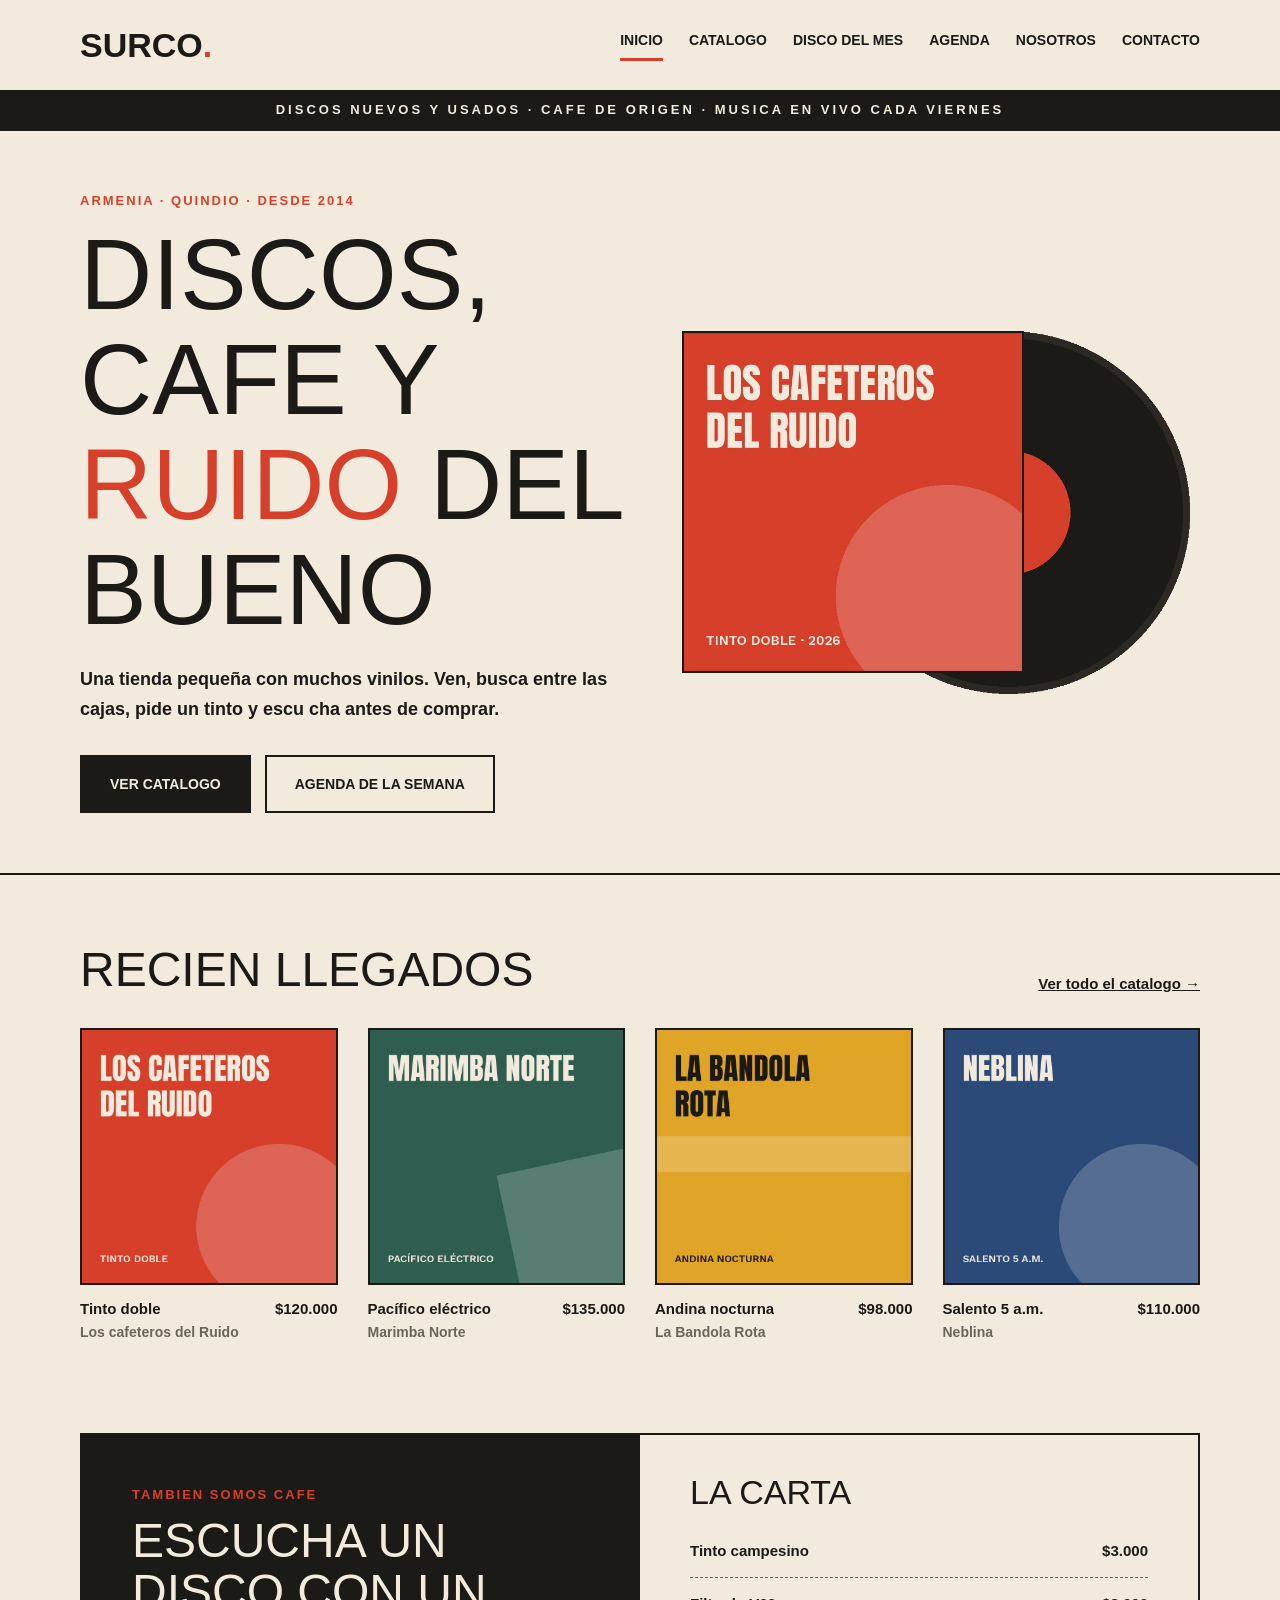
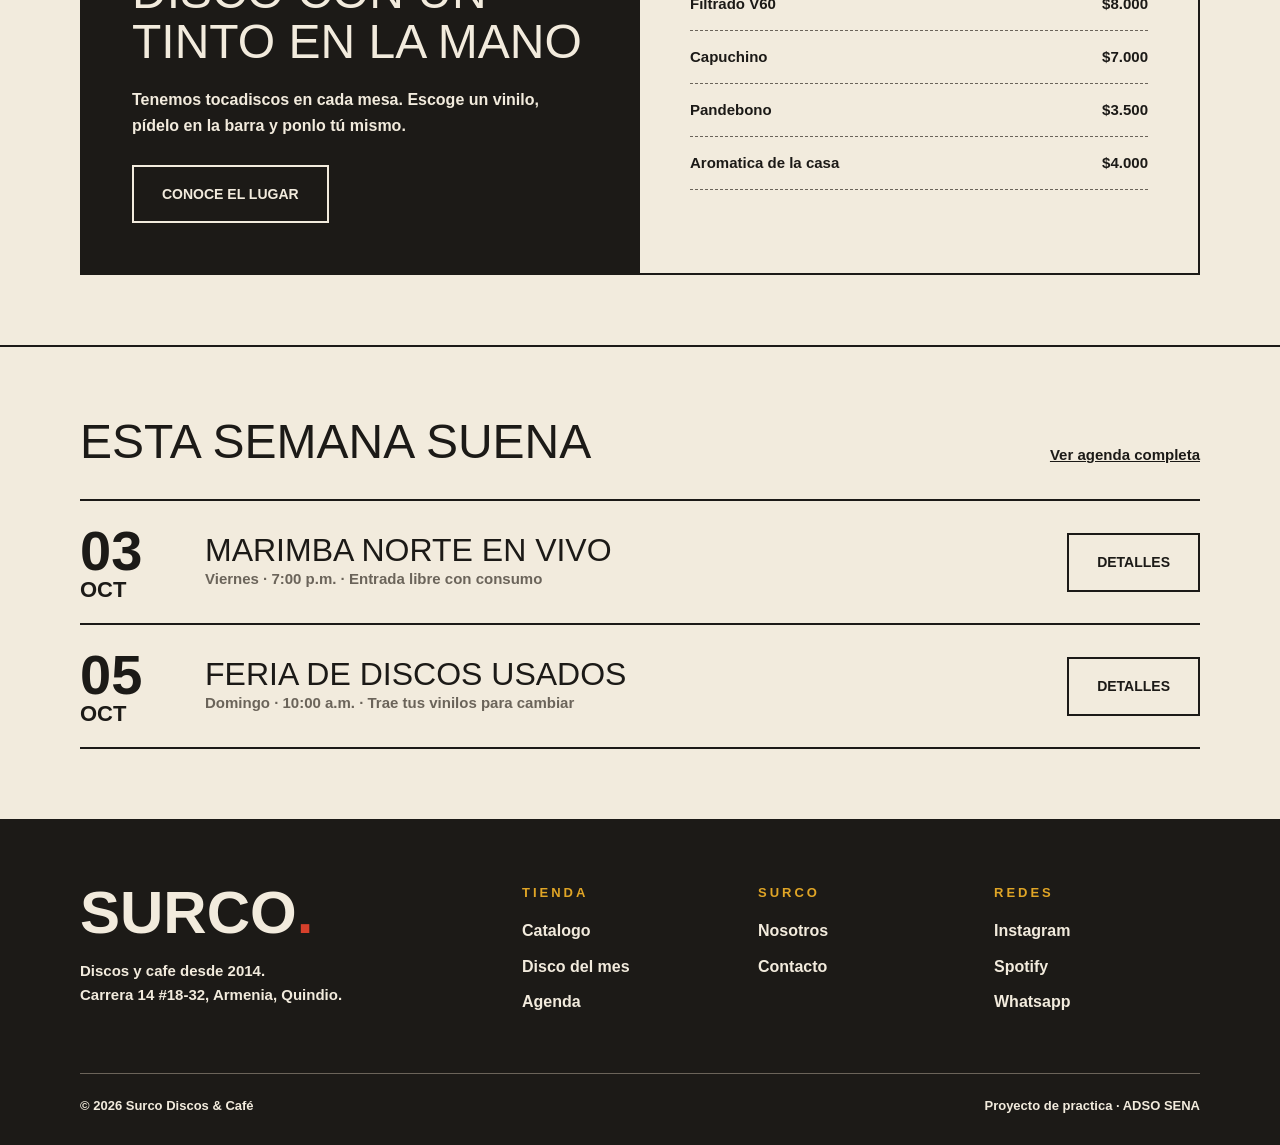
<file: index.html>
<!DOCTYPE html>
<html lang="en">
<head>
  <meta charset="UTF-8">
  <meta name="viewport" content="width=device-width, initial-scale=1.0">
  <title>Surco Discos y cafe</title>
  <link rel="stylesheet" href="styles.css">
</head>
<body>
  <header class="header">
    <div class="container header-contenido">

      <a href="index.html" class="logo">SURCO<span>.

      </span></a>

      <nav class="menu-nav">

        <a href="index.html" class="activo">Inicio</a>
        <a href="catalogo.html">Catalogo</a>
        <a href="disco.html">Disco del mes</a>
        <a href="agenda.html">Agenda</a>
        <a href="nosotros.html">Nosotros</a>
        <a href="contacto.html">Contacto</a>
      </nav>
    </div>
  </header>

  <div class="cinta">
    <p>Discos nuevos y usados · Cafe de origen · Musica en 
      vivo cada viernes</p>
  </div>

  <main>

    <section class="hero">
      <div class="container hero-contenido">
        <div class="hero-texto">
          <p class="antetitulo">Armenia · Quindio · Desde 2014</p>
         <h1>Discos, Cafe y <span class="rojo">ruido</span>
         del bueno</h1> 
         <p class="hero-parrafo">Una tienda pequeña con muchos vinilos. Ven, busca entre las cajas, pide un tinto y escu
          cha antes de comprar.</p>
          <div class="botones">
            <a href="catalogo.html" class="boton boton-negro">Ver catalogo</a>
            <a href="agenda.html" class="boton boton-verde">Agenda de la semana</a>
          </div>
        </div>
        <div class="hero-imagen">
          <img src="imagenes/hero.png" alt="Disco Tinto doble de los cafeteros del ruido con su vinilo">
        </div>
      </div>
    </section>

    <section class="llegados">
      <div class="container">
        <div class="titulo-fila">
          <h2>Recien llegados</h2>
          <a href="catalogo.html" class="enlace-subrayado">Ver todo el catalogo →</a>
        </div>
        <div class="discos">
          <article class="disco">
            <img src="imagenes/tinto-doble.jpg" alt="Portada Tinto doble">
            <div class="disco-info">
              <div>
                <p class="disco-nombre"> Tinto doble</p>
                <p class="disco-artista">Los cafeteros del Ruido</p>
              </div>
              <p class="disco-precio">$120.000</p>
            </div>
          </article>

          <article class="disco">
            <img src="imagenes/pacifico-electrico.jpg" alt="Portada Pacífico eléctrico">
            <div class="disco-info">
              <div>
                <p class="disco-nombre">Pacífico eléctrico</p>
                <p class="disco-artista">Marimba Norte</p>
              </div>
              <p class="disco-precio">$135.000</p>
            </div>
          </article>


          <article class="disco">
            <img src="imagenes/andina-nocturna.jpg" alt="Portada Andina nocturna">
            <div class="disco-info">
              <div>
                <p class="disco-nombre">Andina nocturna</p>
                <p class="disco-artista">La Bandola Rota</p>
              </div>
              <p class="disco-precio">$98.000</p>
            </div>
          </article>


          <article class="disco">
            <img src="imagenes/salento-5am.jpg" alt="Portada Salento 5 a.m.">
            <div class="disco-info">
              <div>
                <p class="disco-nombre">Salento 5 a.m.</p>
                <p class="disco-artista">Neblina</p>
              </div>
              <p class="disco-precio">$110.000</p>
            </div>
          </article>
        </div>
      </div>
    </section>

    <section class="cafe">
      <div class="container">
        <div class="cafe-caja">
          <div class="cafe-texto">
            <p class="antetitulo">Tambien somos cafe</p>
             <h2>Escucha un disco con un tinto en la mano</h2>
            <p>Tenemos tocadiscos en cada mesa. Escoge un vinilo, pídelo en la barra y ponlo tú mismo.</p>
            <a href="nosotros.html" class="boton boton-claro">Conoce el lugar</a>
          </div>

          <div class="carta">
            <h3>La carta</h3>
            <ul>
              <li><span>Tinto campesino</span><span>$3.000</span></li>
              <li><span>Filtrado V60</span><span>$8.000</span></li>
              <li><span>Capuchino</span><span>$7.000</span></li>
              <li><span>Pandebono</span><span>$3.500</span></li>
              <li><span>Aromatica de la casa</span><span>$4.000</span></li>
            </ul>
          </div>
        </div>
      </div>
    </section>

    <section class="agenda">
      <div class="container">
        <div class="titulo-fila">
          <h2>esta semana suena</h2>
          <a href="agenda.html" class="enlace-subrayado">Ver agenda completa</a>
        </div>

        <div class="eventos">
          <div class="evento">
            <div class="evento-fecha">
              <span class="dia">03</span>
              <span class="mes">Oct</span>
            </div>
            <div class="evento-info">
              <h3>Marimba Norte en vivo</h3>
              <p>Viernes · 7:00 p.m. · Entrada libre con consumo</p>
            </div>
            <a href="agenda.html" class="boton boton-borde">Detalles</a>
          </div>

          <div class="evento">
            <div class="evento-fecha">
              <span class="dia">05</span>
              <span class="mes">Oct</span>
            </div>
            <div class="evento-info">
              <h3>Feria de discos usados</h3>
              <p>Domingo · 10:00 a.m. · Trae tus vinilos para cambiar</p>
            </div>
            <a href="agenda.html" class="boton boton-borde">Detalles</a>
          </div>
        </div>
      </div>
    </section>

  </main>

  <footer class="footer">
    <div class="container">
      <div class="footer-columnas">
        <div class="footer-marca">
          <a href="index.html" class="logo">SURCO<span>.</span></a>
          <p>Discos y cafe desde 2014. <br>Carrera 14 #18-32, Armenia, Quindio.</p>
        </div>
        <div class="footer-col">
          <p class="footer-titulo">Tienda</p>
          <a href="catalogo.html">Catalogo</a>
          <a href="disco.html">Disco del mes</a>
          <a href="agenda.html">Agenda</a>
        </div>
        <div class="footer-col">
          <p class="footer-titulo">Surco</p>
          <a href="nosotros.html">Nosotros</a>
          <a href="contacto.html">Contacto</a>
        </div>
        <div class="footer-col">
          <p class="footer-titulo">Redes</p>
          <a href="https://www.instagram.com/?hl=es-la">Instagram</a>
          <a href="https://open.spotify.com/intl-es">Spotify</a>
          <a href="https://www.whatsapp.com/?lang=es">Whatsapp</a>
        </div>
      </div>
      <div class="footer-abajo">
        <p>© 2026 Surco Discos &amp; Café</p>
        <p>Proyecto de practica · ADSO SENA</p>
      </div>
    </div>
  </footer>
  
</body>
</html>
</file>
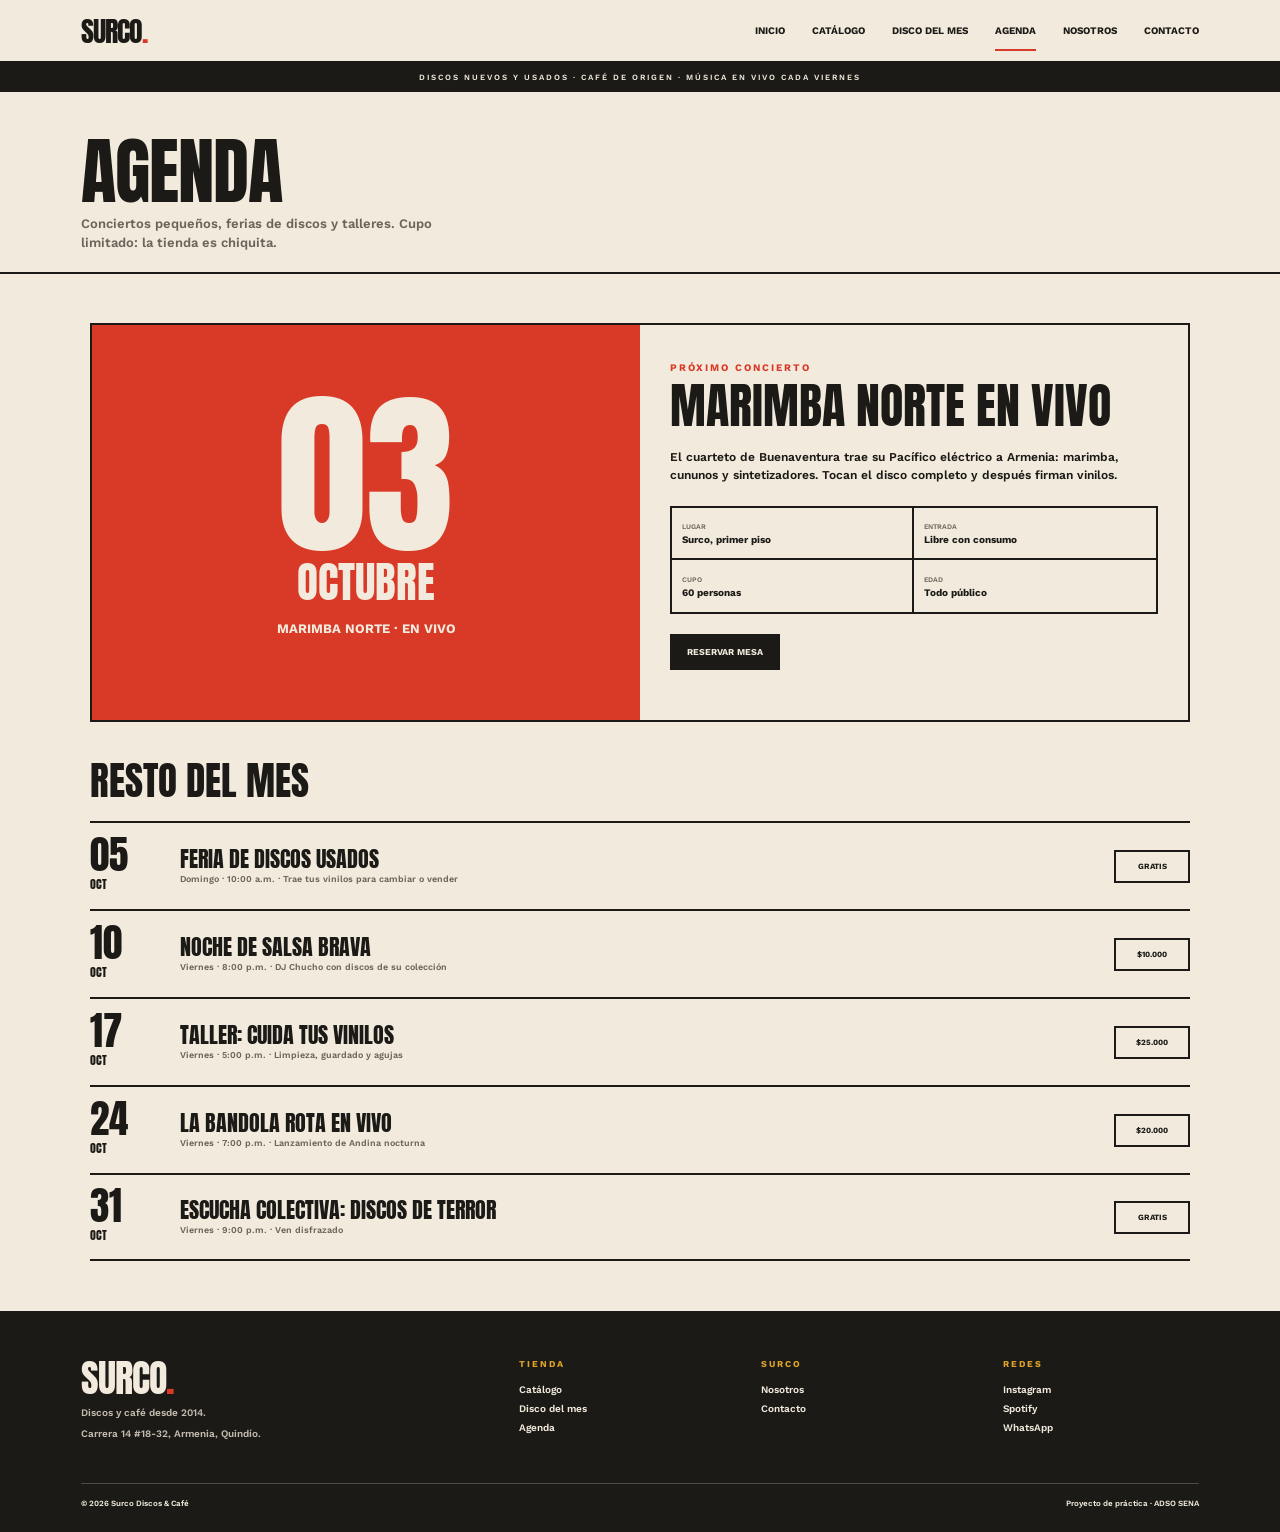
<file: agenda.html>
<!DOCTYPE html>
<html lang="es">
<head>
    <meta charset="UTF-8">
    <meta name="viewport" content="width=device-width, initial-scale=1.0">

    <title>Agenda | Surco</title>

    <link rel="preconnect" href="https://fonts.googleapis.com">
    <link rel="preconnect" href="https://fonts.gstatic.com" crossorigin>

    <link href="https://fonts.googleapis.com/css2?family=Anton&family=Work+Sans:wght@400;500;600;700&display=swap" rel="stylesheet">

    <link rel="stylesheet" href="style.css">
</head>

<body>

    
    <header class="header">

        <a href="index.html" class="logo">
            SURCO<span>.</span>
        </a>

        <nav class="nav">
            <a href="index.html">INICIO</a>
            <a href="catalogo.html">CATÁLOGO</a>
            <a href="disco.html">DISCO DEL MES</a>
            <a href="agenda.html" class="active">AGENDA</a>
            <a href="nosotros.html">NOSOTROS</a>
            <a href="contacto.html">CONTACTO</a>
        </nav>

    </header>


    
    <div class="top-strip">
        DISCOS NUEVOS Y USADOS · CAFÉ DE ORIGEN · MÚSICA EN VIVO CADA VIERNES
    </div>


    <main>

        
        <section class="agenda-intro">

            <h1>AGENDA</h1>

            <p>
                Conciertos pequeños, ferias de discos y talleres. Cupo
                <br class="desktop">
                limitado: la tienda es chiquita.
            </p>

        </section>


       
        <section class="featured-event">

            <!-- PARTE ROJA -->
            <div class="event-date">

                <div class="day">
                    03
                </div>

                <div class="month">
                    OCTUBRE
                </div>

                <div class="event-date-name">
                    MARIMBA NORTE · EN VIVO
                </div>

            </div>


           
            <div class="event-info">

                <span class="event-label">
                    PRÓXIMO CONCIERTO
                </span>

                <h2>
                    MARIMBA NORTE EN VIVO
                </h2>

                <p class="event-description">
                    El cuarteto de Buenaventura trae su Pacífico eléctrico a
                    Armenia: marimba, cununos y sintetizadores. Tocan el disco
                    completo y después firman vinilos.
                </p>

                <div class="event-details">

                    <div>
                        <span>LUGAR</span>
                        <strong>Surco, primer piso</strong>
                    </div>

                    <div>
                        <span>ENTRADA</span>
                        <strong>Libre con consumo</strong>
                    </div>

                    <div>
                        <span>CUPO</span>
                        <strong>60 personas</strong>
                    </div>

                    <div>
                        <span>EDAD</span>
                        <strong>Todo público</strong>
                    </div>

                </div>


                <a href="contacto.html" class="reserve-button">
                    RESERVAR MESA
                </a>

            </div>

        </section>
        
        <section class="monthly-events">

            <h2>RESTO DEL MES</h2>


            <div class="event-row">

                <div class="event-number">
                    <strong>05</strong>
                    <span>OCT</span>
                </div>

                <div class="event-content">
                    <h3>FERIA DE DISCOS USADOS</h3>
                    <p>
                        Domingo · 10:00 a.m. · Trae tus vinilos para cambiar o vender
                    </p>
                </div>

                <div class="event-price">
                    GRATIS
                </div>

            </div>


            <div class="event-row">

                <div class="event-number">
                    <strong>10</strong>
                    <span>OCT</span>
                </div>

                <div class="event-content">
                    <h3>NOCHE DE SALSA BRAVA</h3>
                    <p>
                        Viernes · 8:00 p.m. · DJ Chucho con discos de su colección
                    </p>
                </div>

                <div class="event-price">
                    $10.000
                </div>

            </div>


            <div class="event-row">

                <div class="event-number">
                    <strong>17</strong>
                    <span>OCT</span>
                </div>

                <div class="event-content">
                    <h3>TALLER: CUIDA TUS VINILOS</h3>
                    <p>
                        Viernes · 5:00 p.m. · Limpieza, guardado y agujas
                    </p>
                </div>

                <div class="event-price">
                    $25.000
                </div>

            </div>


            <div class="event-row">

                <div class="event-number">
                    <strong>24</strong>
                    <span>OCT</span>
                </div>

                <div class="event-content">
                    <h3>LA BANDOLA ROTA EN VIVO</h3>
                    <p>
                        Viernes · 7:00 p.m. · Lanzamiento de Andina nocturna
                    </p>
                </div>

                <div class="event-price">
                    $20.000
                </div>

            </div>


            <div class="event-row">

                <div class="event-number">
                    <strong>31</strong>
                    <span>OCT</span>
                </div>

                <div class="event-content">
                    <h3>ESCUCHA COLECTIVA: DISCOS DE TERROR</h3>
                    <p>
                        Viernes · 9:00 p.m. · Ven disfrazado
                    </p>
                </div>

                <div class="event-price">
                    GRATIS
                </div>

            </div>

        </section>

    </main>

    <footer class="footer">

        <div class="footer-main">

            <div class="footer-brand">

                <div class="footer-logo">
                    SURCO<span>.</span>
                </div>

                <p>Discos y café desde 2014.</p>
                <p>Carrera 14 #18-32, Armenia, Quindío.</p>

            </div>


            <div class="footer-column">

                <h3>TIENDA</h3>

                <a href="catalogo.html">Catálogo</a>
                <a href="disco.html">Disco del mes</a>
                <a href="agenda.html">Agenda</a>

            </div>


            <div class="footer-column">

                <h3>SURCO</h3>

                <a href="nosotros.html">Nosotros</a>
                <a href="contacto.html">Contacto</a>

            </div>


            <div class="footer-column">

                <h3>REDES</h3>

                <a href="#">Instagram</a>
                <a href="#">Spotify</a>
                <a href="#">WhatsApp</a>

            </div>

        </div>

        <div class="footer-bottom">

            <span>
                © 2026 Surco Discos &amp; Café
            </span>

            <span>
                Proyecto de práctica · ADSO SENA
            </span>

        </div>

    </footer>

</body>
</html>
</file>
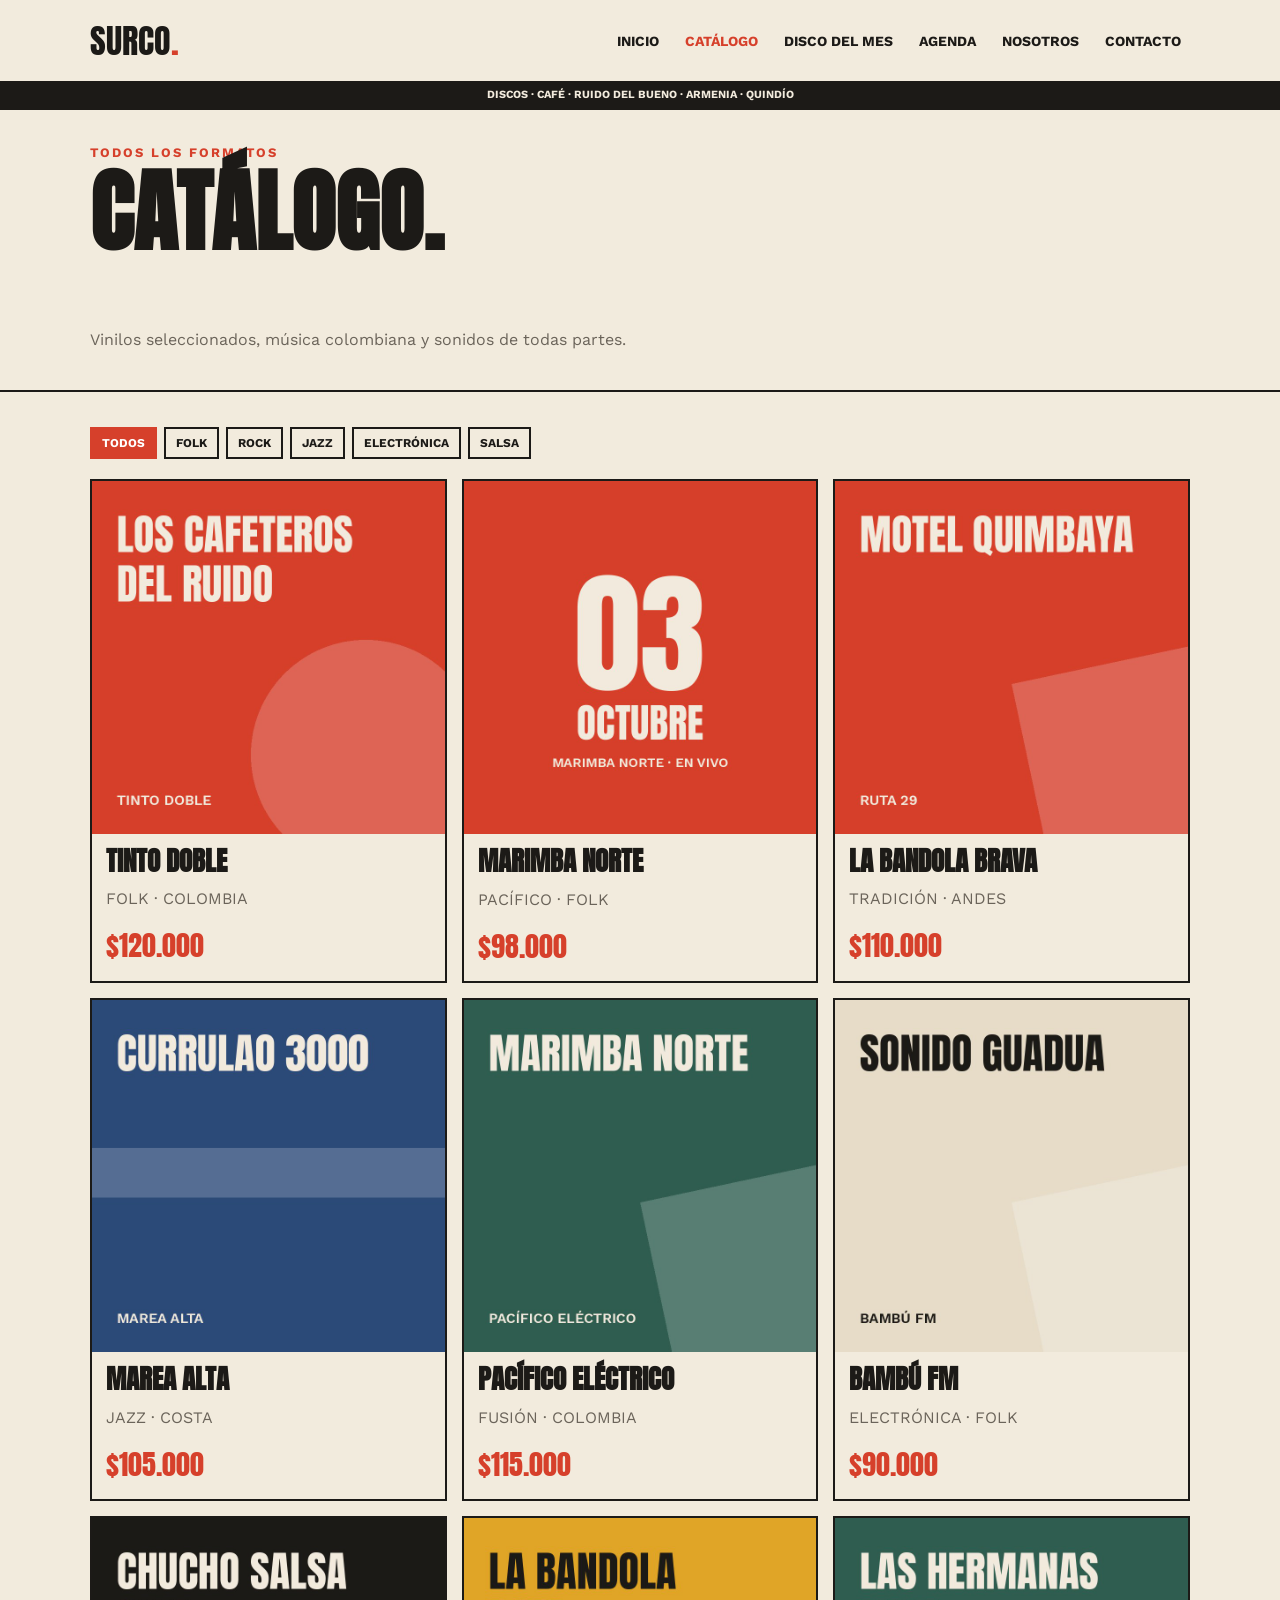
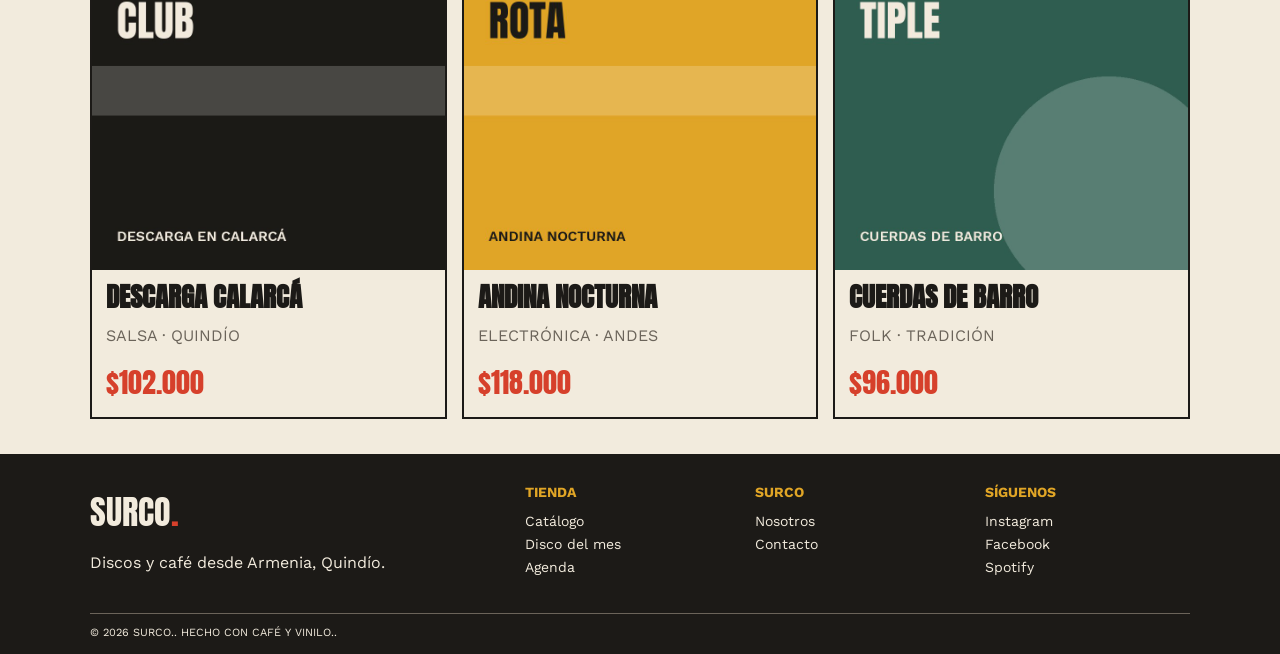
<file: catalogo.html>
<!doctype html>
<html lang="es">
  <head>
    <meta charset="UTF-8" />
    <meta name="viewport" content="width=device-width, initial-scale=1.0" />
    <title>Catálogo - SURCO.</title>
    <link rel="stylesheet" href="css/style.css" />
  </head>
  <body>
    <header>
      <div class="contenedor encabezado">
        <a class="logo" href="index.html">SURCO<span>.</span></a>
        <nav class="menu">
          <a href="index.html" class="">Inicio</a>
          <a href="catalogo.html" class="activo">Catálogo</a>
          <a href="disco.html" class="">Disco del mes</a>
          <a href="agenda.html" class="">Agenda</a>
          <a href="nosotros.html" class="">Nosotros</a>
          <a href="contacto.html" class="">Contacto</a>
        </nav>
      </div>
      <div class="cinta">
        DISCOS · CAFÉ · RUIDO DEL BUENO · ARMENIA · QUINDÍO
      </div>
    </header>

    <main>
      <section class="intro">
        <div class="contenedor">
          <div class="antetitulo">TODOS LOS FORMATOS</div>
          <h1>CATÁLOGO.</h1>
          <p>
            Vinilos seleccionados, música colombiana y sonidos de todas partes.
          </p>
        </div>
      </section>
      <section class="seccion">
        <div class="contenedor">
          <div class="filtros">
            <span class="filtro activo">TODOS</span
            ><span class="filtro">FOLK</span><span class="filtro">ROCK</span
            ><span class="filtro">JAZZ</span
            ><span class="filtro">ELECTRÓNICA</span
            ><span class="filtro">SALSA</span>
          </div>
          <div class="tarjetas">
            <a class="tarjeta" href="disco.html"
              ><img src="imagenes/tinto-doble.jpg" alt="Tinto Doble" />
              <div class="tarjeta-contenido">
                <h3>TINTO DOBLE</h3>
                <p class="texto-gris">FOLK · COLOMBIA</p>
                <div class="precio">$120.000</div>
              </div></a
            ><a class="tarjeta" href="#"
              ><img src="imagenes/afiche-marimba.jpg" alt="Marimba Norte" />
              <div class="tarjeta-contenido">
                <h3>MARIMBA NORTE</h3>
                <p class="texto-gris">PACÍFICO · FOLK</p>
                <div class="precio">$98.000</div>
              </div></a
            ><a class="tarjeta" href="#"
              ><img src="imagenes/ruta-29.jpg" alt="La Bandola Brava" />
              <div class="tarjeta-contenido">
                <h3>LA BANDOLA BRAVA</h3>
                <p class="texto-gris">TRADICIÓN · ANDES</p>
                <div class="precio">$110.000</div>
              </div></a
            ><a class="tarjeta" href="#"
              ><img src="imagenes/marea-alta.jpg" alt="Marea Alta" />
              <div class="tarjeta-contenido">
                <h3>MAREA ALTA</h3>
                <p class="texto-gris">JAZZ · COSTA</p>
                <div class="precio">$105.000</div>
              </div></a
            ><a class="tarjeta" href="#"
              ><img
                src="imagenes/pacifico-electrico.jpg"
                alt="Pacífico Eléctrico"
              />
              <div class="tarjeta-contenido">
                <h3>PACÍFICO ELÉCTRICO</h3>
                <p class="texto-gris">FUSIÓN · COLOMBIA</p>
                <div class="precio">$115.000</div>
              </div></a
            ><a class="tarjeta" href="#"
              ><img src="imagenes/bambu-fm.jpg" alt="Bambú FM" />
              <div class="tarjeta-contenido">
                <h3>BAMBÚ FM</h3>
                <p class="texto-gris">ELECTRÓNICA · FOLK</p>
                <div class="precio">$90.000</div>
              </div></a
            ><a class="tarjeta" href="#"
              ><img
                src="imagenes/descarga-calarca.jpg"
                alt="Descarga Calarcá"
              />
              <div class="tarjeta-contenido">
                <h3>DESCARGA CALARCÁ</h3>
                <p class="texto-gris">SALSA · QUINDÍO</p>
                <div class="precio">$102.000</div>
              </div></a
            ><a class="tarjeta" href="#"
              ><img src="imagenes/andina-nocturna.jpg" alt="Andina Nocturna" />
              <div class="tarjeta-contenido">
                <h3>ANDINA NOCTURNA</h3>
                <p class="texto-gris">ELECTRÓNICA · ANDES</p>
                <div class="precio">$118.000</div>
              </div></a
            ><a class="tarjeta" href="#"
              ><img
                src="imagenes/cuerdas-de-barro.jpg"
                alt="Cuerdas de barro"
              />
              <div class="tarjeta-contenido">
                <h3>CUERDAS DE BARRO</h3>
                <p class="texto-gris">FOLK · TRADICIÓN</p>
                <div class="precio">$96.000</div>
              </div></a
            >
          </div>
        </div>
      </section>
    </main>
    <footer>
      <div class="contenedor footer-columnas">
        <div>
          <div class="footer-logo">SURCO<span>.</span></div>
          <p>Discos y café desde Armenia, Quindío.</p>
        </div>
        <div>
          <h3>TIENDA</h3>
          <a href="catalogo.html">Catálogo</a>
          <a href="disco.html">Disco del mes</a>
          <a href="agenda.html">Agenda</a>
        </div>
        <div>
          <h3>SURCO</h3>
          <a href="nosotros.html">Nosotros</a>
          <a href="contacto.html">Contacto</a>
        </div>
        <div>
          <h3>SÍGUENOS</h3>
          <a href="#">Instagram</a>
          <a href="#">Facebook</a>
          <a href="#">Spotify</a>
        </div>
      </div>
      <div class="contenedor copyright">
        © 2026 SURCO.. HECHO CON CAFÉ Y VINILO..
      </div>
    </footer>
  </body>
</html>
</file>
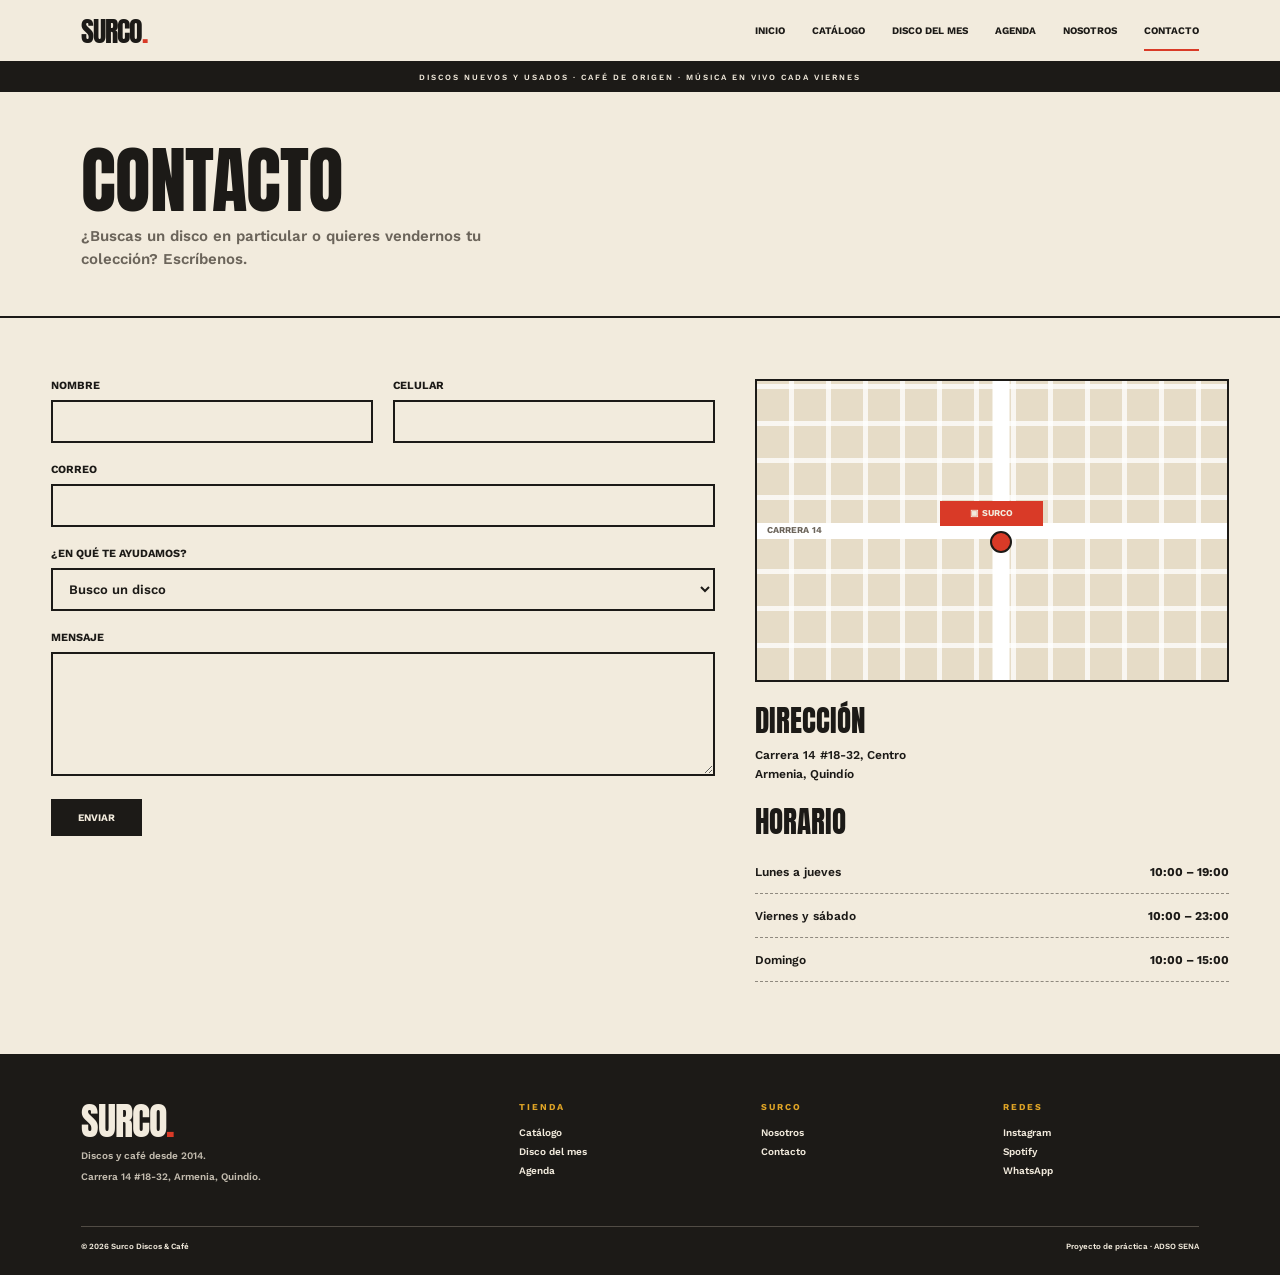
<file: contacto.html>
<!DOCTYPE html>
<html lang="es">
<head>
    <meta charset="UTF-8">
    <meta name="viewport" content="width=device-width, initial-scale=1.0">
    <title>Contacto | Surco</title>

    <link rel="preconnect" href="https://fonts.googleapis.com">
    <link rel="preconnect" href="https://fonts.gstatic.com" crossorigin>
    <link href="https://fonts.googleapis.com/css2?family=Anton&family=Work+Sans:wght@400;600;700&display=swap" rel="stylesheet">

    <link rel="stylesheet" href="style.css">
</head>

<body>

    <header class="header">
        <a href="index.html" class="logo">SURCO<span>.</span></a>

        <nav class="nav">
            <a href="index.html">INICIO</a>
            <a href="catalogo.html">CATÁLOGO</a>
            <a href="disco.html">DISCO DEL MES</a>
            <a href="agenda.html">AGENDA</a>
            <a href="nosotros.html">NOSOTROS</a>
            <a href="contacto.html" class="active">CONTACTO</a>
        </nav>
    </header>

    <div class="top-strip">
        DISCOS NUEVOS Y USADOS · CAFÉ DE ORIGEN · MÚSICA EN VIVO CADA VIERNES
    </div>

    <main>

        <section class="contact-intro">
            <h1>CONTACTO</h1>
            <p>¿Buscas un disco en particular o quieres vendernos tu<br class="contact-desktop"> colección? Escríbenos.</p>
        </section>

        <section class="contact-section">

            <div class="contact-form">

                <div class="contact-form-row">

                    <div class="contact-field">
                        <label for="nombre">NOMBRE</label>
                        <input type="text" id="nombre" name="nombre">
                    </div>

                    <div class="contact-field">
                        <label for="celular">CELULAR</label>
                        <input type="text" id="celular" name="celular">
                    </div>

                </div>

                <div class="contact-field">
                    <label for="correo">CORREO</label>
                    <input type="email" id="correo" name="correo">
                </div>

                <div class="contact-field">
                    <label for="ayuda">¿EN QUÉ TE AYUDAMOS?</label>
                    <select id="ayuda" name="ayuda">
                        <option>Busco un disco</option>
                        <option>Quiero vender discos</option>
                        <option>Información general</option>
                    </select>
                </div>

                <div class="contact-field">
                    <label for="mensaje">MENSAJE</label>
                    <textarea id="mensaje" name="mensaje"></textarea>
                </div>

                <button type="button" class="contact-button">ENVIAR</button>

            </div>

            <div class="contact-info">

                <div class="contact-map">
                    <div class="map-horizontal"></div>
                    <div class="map-vertical"></div>

                    <div class="map-label">▣ SURCO</div>
                    <div class="map-street">CARRERA 14</div>
                    <div class="map-point"></div>
                </div>

                <div class="contact-block">
                    <h2>DIRECCIÓN</h2>
                    <p>Carrera 14 #18-32, Centro<br>Armenia, Quindío</p>
                </div>

                <div class="contact-block schedule">
                    <h2>HORARIO</h2>

                    <div class="schedule-row">
                        <span>Lunes a jueves</span>
                        <strong>10:00 – 19:00</strong>
                    </div>

                    <div class="schedule-row">
                        <span>Viernes y sábado</span>
                        <strong>10:00 – 23:00</strong>
                    </div>

                    <div class="schedule-row">
                        <span>Domingo</span>
                        <strong>10:00 – 15:00</strong>
                    </div>
                </div>

            </div>

        </section>

    </main>

    <footer class="footer">

        <div class="footer-main">

            <div class="footer-brand">
                <div class="footer-logo">SURCO<span>.</span></div>
                <p>Discos y café desde 2014.</p>
                <p>Carrera 14 #18-32, Armenia, Quindío.</p>
            </div>

            <div class="footer-column">
                <h3>TIENDA</h3>
                <a href="catalogo.html">Catálogo</a>
                <a href="disco.html">Disco del mes</a>
                <a href="agenda.html">Agenda</a>
            </div>

            <div class="footer-column">
                <h3>SURCO</h3>
                <a href="nosotros.html">Nosotros</a>
                <a href="contacto.html">Contacto</a>
            </div>

            <div class="footer-column">
                <h3>REDES</h3>
                <a href="#">Instagram</a>
                <a href="#">Spotify</a>
                <a href="#">WhatsApp</a>
            </div>

        </div>

        <div class="footer-bottom">
            <span>© 2026 Surco Discos &amp; Café</span>
            <span>Proyecto de práctica · ADSO SENA</span>
        </div>

    </footer>

</body>
</html>
</file>
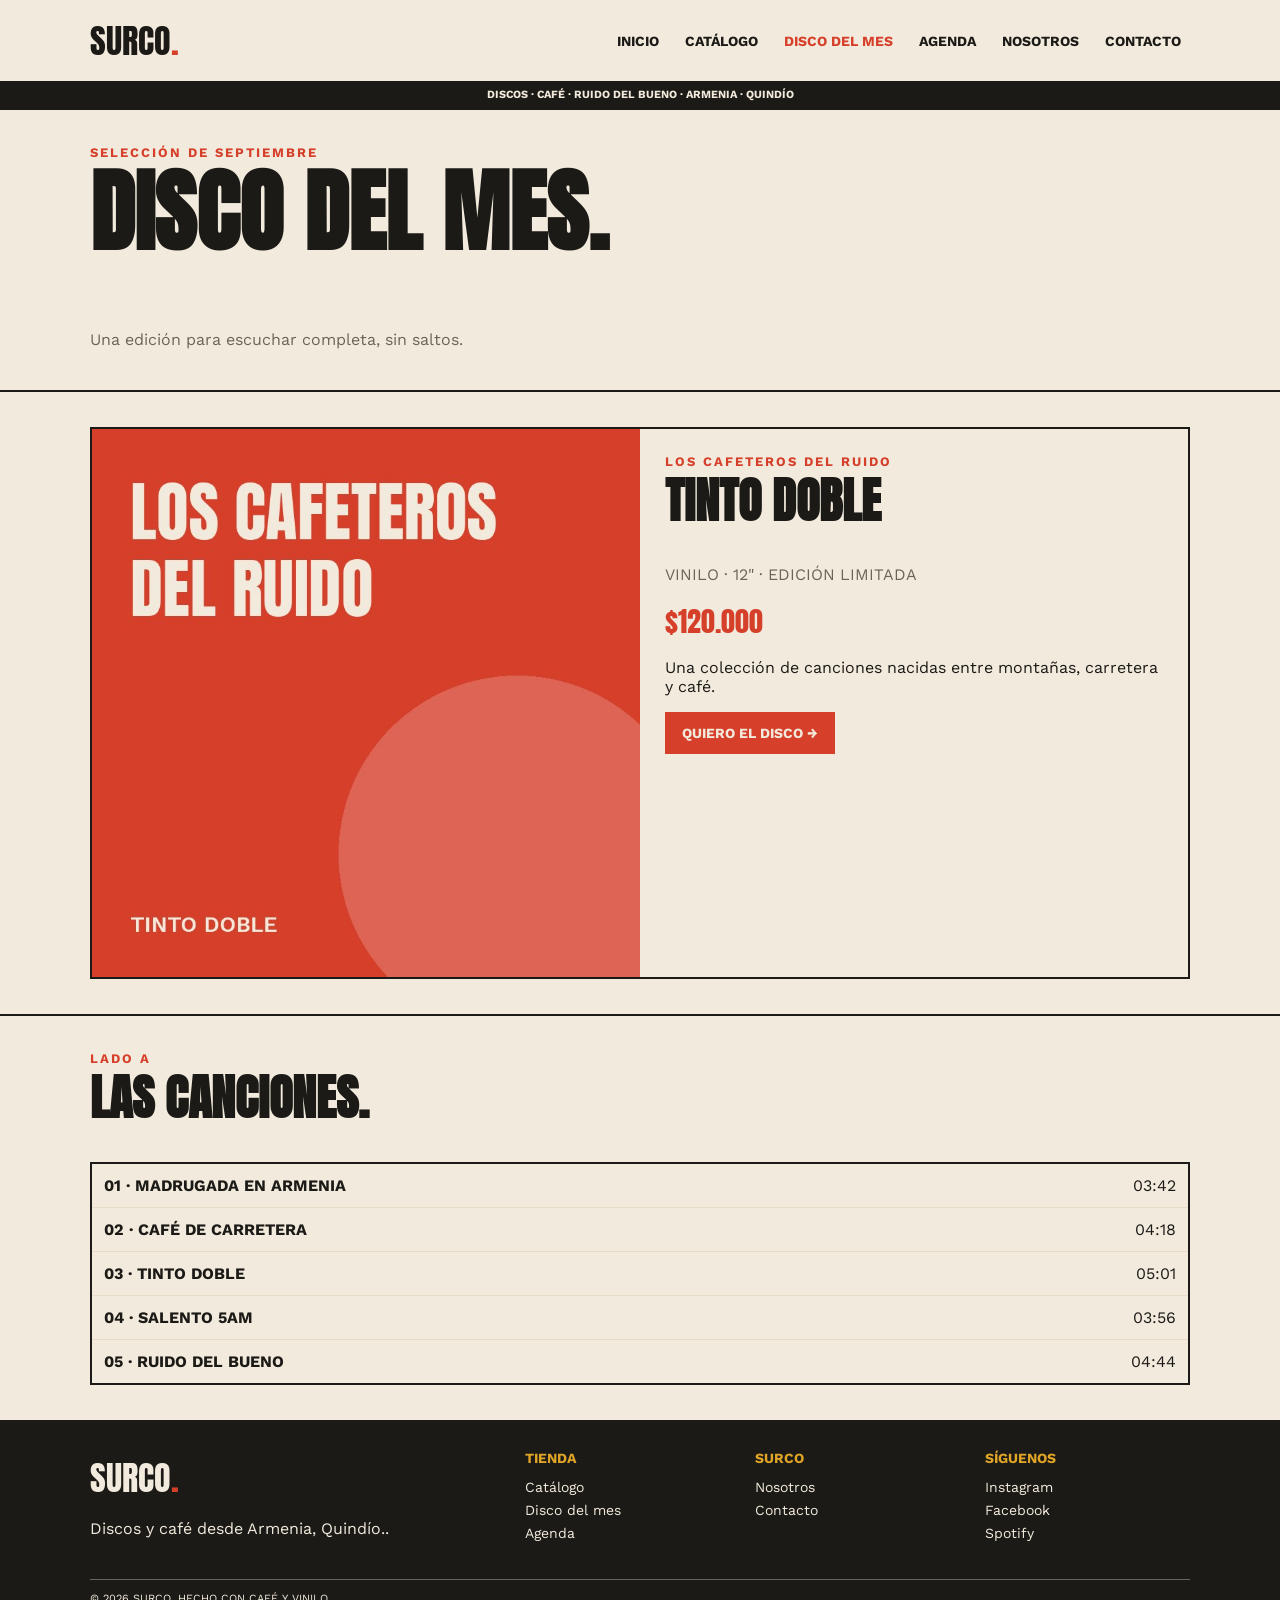
<file: disco.html>
<!doctype html>
<html lang="es">
  <head>
    <meta charset="UTF-8" />
    <meta name="viewport" content="width=device-width, initial-scale=1.0" />
    <title>Disco del mes - SURCO.</title>
    <link rel="stylesheet" href="css/style.css" />
  </head>
  <body>
    <header>
      <div class="contenedor encabezado">
        <a class="logo" href="index.html">SURCO<span>.</span></a>
        <nav class="menu">
          <a href="index.html" class="">Inicio</a>
          <a href="catalogo.html" class="">Catálogo</a>
          <a href="disco.html" class="activo">Disco del mes</a>
          <a href="agenda.html" class="">Agenda</a>
          <a href="nosotros.html" class="">Nosotros</a>
          <a href="contacto.html" class="">Contacto</a>
        </nav>
      </div>
      <div class="cinta">
        DISCOS · CAFÉ · RUIDO DEL BUENO · ARMENIA · QUINDÍO
      </div>
    </header>

    <main>
      <section class="intro">
        <div class="contenedor">
          <div class="antetitulo">SELECCIÓN DE SEPTIEMBRE</div>
          <h1>DISCO DEL MES.</h1>
          <p>Una edición para escuchar completa, sin saltos.</p>
        </div>
      </section>
      <section class="seccion">
        <div class="contenedor bloque-dos">
          <img src="imagenes/tinto-doble.jpg" alt="Tinto Doble" />
          <div class="contenido">
            <div class="antetitulo">LOS CAFETEROS DEL RUIDO</div>
            <h2>TINTO DOBLE</h2>
            <p class="texto-gris">VINILO · 12" · EDICIÓN LIMITADA</p>
            <div class="precio">$120.000</div>
            <p>
              Una colección de canciones nacidas entre montañas, carretera y
              café.
            </p>
            <a class="boton boton-rojo" href="contacto.html"
              >QUIERO EL DISCO →</a
            >
          </div>
        </div>
      </section>
      <section class="seccion">
        <div class="contenedor">
          <div class="antetitulo">LADO A</div>
          <h2>LAS CANCIONES.</h2>
          <div class="lista">
            <div class="fila">
              <b>01 · MADRUGADA EN ARMENIA</b><span>03:42</span>
            </div>
            <div class="fila">
              <b>02 · CAFÉ DE CARRETERA</b><span>04:18</span>
            </div>
            <div class="fila"><b>03 · TINTO DOBLE</b><span>05:01</span></div>
            <div class="fila"><b>04 · SALENTO 5AM</b><span>03:56</span></div>
            <div class="fila">
              <b>05 · RUIDO DEL BUENO</b><span>04:44</span>
            </div>
          </div>
        </div>
      </section>
    </main>
    <footer>
      <div class="contenedor footer-columnas">
        <div>
          <div class="footer-logo">SURCO<span>.</span></div>
          <p>Discos y café desde Armenia, Quindío..</p>
        </div>
        <div>
          <h3>TIENDA</h3>
          <a href="catalogo.html">Catálogo</a>
          <a href="disco.html">Disco del mes</a>
          <a href="agenda.html">Agenda</a>
        </div>
        <div>
          <h3>SURCO</h3>
          <a href="nosotros.html">Nosotros</a>
          <a href="contacto.html">Contacto</a>
        </div>
        <div>
          <h3>SÍGUENOS</h3>
          <a href="#">Instagram</a>
          <a href="#">Facebook</a>
          <a href="#">Spotify</a>
        </div>
      </div>
      <div class="contenedor copyright">
        © 2026 SURCO. HECHO CON CAFÉ Y VINILO.
      </div>
    </footer>
  </body>
</html>
</file>
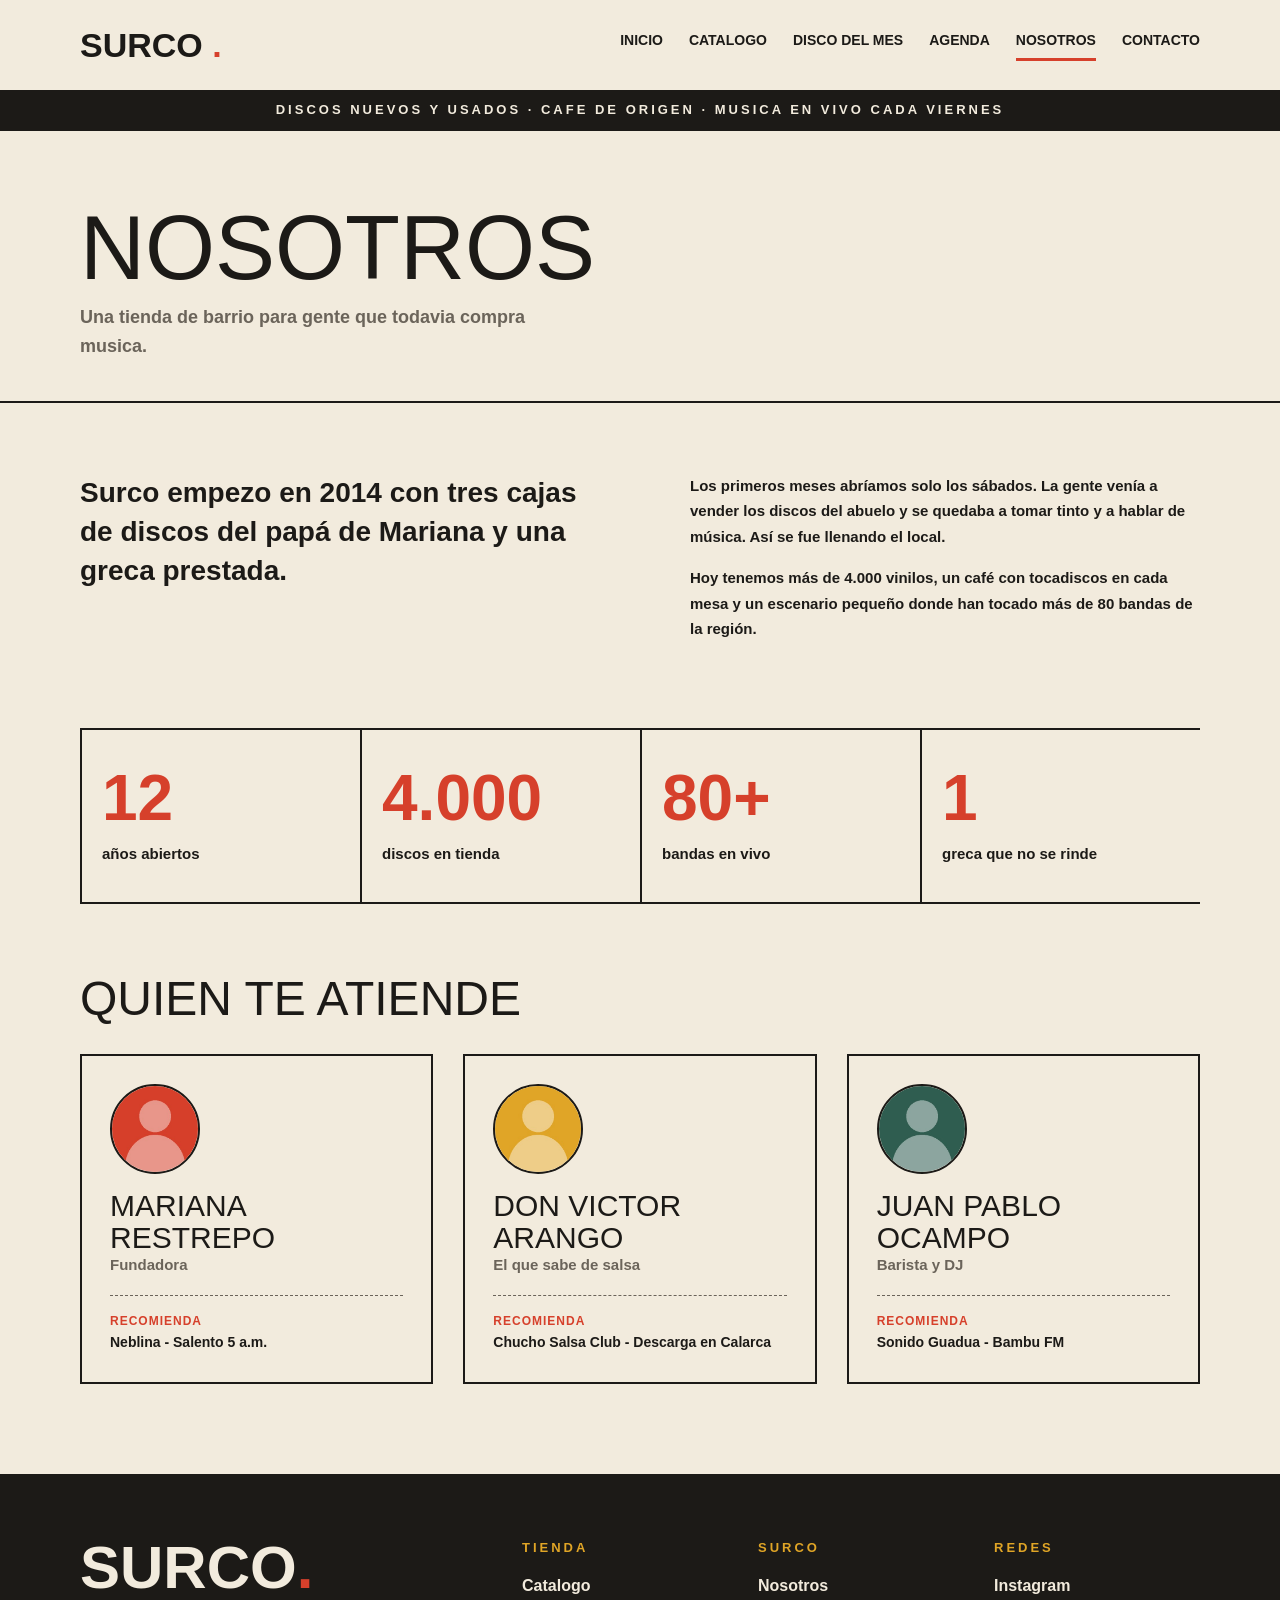
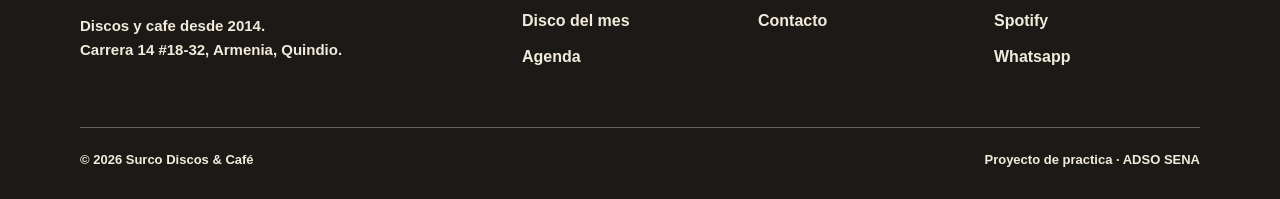
<file: nosotros.html>
<!DOCTYPE html>
<html lang="en">
<head>
    <meta charset="UTF-8">
    <meta name="viewport" content="width=device-width, initial-scale=1.0">
    <title>Surco Discos y Café | Nosotros</title>
    <link rel="stylesheet" href="styles.css">
</head>
<body>
    <header class="header">
        <div class="container header-contenido">
            <a href="index.html" class="logo">SURCO <span>.</span></a>
            <nav class="menu-nav">
                <a href="index.html">Inicio</a>
                <a href="catalogo.html">Catalogo</a>
                <a href="disco.html">Disco del mes</a>
                <a href="agenda.html">Agenda</a>
                <a href="nosotros.html" class="activo">Nosotros</a>
                <a href="contacto.html">Contacto</a>
            </nav>
        </div>
    </header>

    <div class="cinta">
        <p>Discos nuevos y usados · Cafe de origen · Musica en 
      vivo cada viernes</p>
    </div>

    <main>

        <section class="pagina-titulo">
            <div class="container">
                <h1>Nosotros</h1>
                <p>Una tienda de barrio para gente que todavia compra musica.</p>
            </div>
        </section>

        <section class="historia">
            <div class="container historia-contenido">
                <p class="historia-destacado">Surco empezo en 2014 con tres cajas de discos del papá de Mariana y una greca prestada.</p>
                <div class="historia-texto">
                    <p>Los primeros meses abríamos solo los sábados. La gente venía a vender los discos del abuelo y se quedaba a tomar tinto y a hablar de música. Así se fue llenando el local.</p>
                    <p>Hoy tenemos más de 4.000 vinilos, un café con tocadiscos en cada mesa y un escenario pequeño donde han tocado más de 80 bandas de la región.</p>
                </div>
            </div>
        </section>

        <section class="cifras-seccion">
            <div class="container">
                <div class="cifras">
                    <div class="cifra">
                        <p class="cifra-numero">12</p>
                        <p class="cifra-texto">años abiertos</p>
                    </div>
                    <div class="cifra">
                        <p class="cifra-numero">4.000</p>
                        <p class="cifra-texto">discos en tienda</p>
                    </div>
                    <div class="cifra">
                        <p class="cifra-numero">80+</p>
                        <p class="cifra-texto">bandas en vivo</p>
                    </div>
                    <div class="cifra">
                        <p class="cifra-numero">1</p>
                        <p class="cifra-texto">greca que no se rinde</p>
                    </div>
                </div>
            </div>
        </section>

        <section class="equipo">
            <div class="container">
                <h2>Quien te atiende</h2>

                <div class="tarjetas">
                    <article class="tarjeta">
                        <img src="imagenes/mariana.jpg" alt="Mariana Restrepo" class="foto">
                        <h3>Mariana Restrepo</h3>
                        <p class="cargo">Fundadora</p>
                        <div class="recomienda">
                            <p class="recomienda-titulo">Recomienda</p>
                            <p>Neblina - Salento 5 a.m.</p>
                        </div>
                    </article>


                    <article class="tarjeta">
                        <img src="imagenes/victor.jpg" alt="Don Victor Arango" class="foto">
                        <h3>Don Victor Arango</h3>
                        <p class="cargo">El que sabe de salsa</p>
                        <div class="recomienda">
                            <p class="recomienda-titulo">Recomienda</p>
                            <p>Chucho Salsa Club - Descarga en Calarca</p>
                        </div>
                    </article>


                    <article class="tarjeta">
                        <img src="imagenes/juanpablo.jpg" alt="Juan Pablo Ocampo" class="foto">
                        <h3>Juan Pablo Ocampo</h3>
                        <p class="cargo">Barista y DJ</p>
                        <div class="recomienda">
                            <p class="recomienda-titulo">Recomienda</p>
                            <p>Sonido Guadua - Bambu FM</p>
                        </div>
                    </article>
                </div>
            </div>
        </section>

    </main>

    <footer class="footer">
    <div class="container">
      <div class="footer-columnas">
        <div class="footer-marca">
          <a href="index.html" class="logo">SURCO<span>.</span></a>
          <p>Discos y cafe desde 2014. <br>Carrera 14 #18-32, Armenia, Quindio.</p>
        </div>
        <div class="footer-col">
          <p class="footer-titulo">Tienda</p>
          <a href="catalogo.html">Catalogo</a>
          <a href="disco.html">Disco del mes</a>
          <a href="agenda.html">Agenda</a>
        </div>
        <div class="footer-col">
          <p class="footer-titulo">Surco</p>
          <a href="nosotros.html">Nosotros</a>
          <a href="contacto.html">Contacto</a>
        </div>
        <div class="footer-col">
          <p class="footer-titulo">Redes</p>
          <a href="https://www.instagram.com/?hl=es-la">Instagram</a>
          <a href="https://open.spotify.com/intl-es">Spotify</a>
          <a href="https://www.whatsapp.com/?lang=es">Whatsapp</a>
        </div>
      </div>
      <div class="footer-abajo">
        <p>© 2026 Surco Discos &amp; Café</p>
        <p>Proyecto de practica · ADSO SENA</p>
      </div>
    </div>
  </footer>

</body>
</html>
</file>
<file: styles.css>
* {
  box-sizing: border-box;
  margin: 0;
  padding: 0;
}

body {
  background-color: #f2ebdd;
  color: #1c1a17;
  font-family: "Work Sans", Arial, sans-serif;
  font-size: 16px;
  font-weight: 600;
  line-height: 1.6;
}

img {
  display: block;
  width: 100%;
}

ul {
  list-style: none;
}

a {
  color: #1c1a17;
  text-decoration: none;
}

h1, h2, h3 {
  font-family: "Anton", Impact, sans-serif;
  font-weight: 400;
  text-transform: uppercase;
  line-height: 1.05;
}

h2 {
  font-size: 48px;
}

.container {
  max-width: 1280px;
  margin: 0 auto;
  padding: 0 80px;
}

.rojo {
  color: #d6402b;
}

.antetitulo {
  color: #d6402b;
  font-size: 13px;
  font-weight: 700;
  letter-spacing: 2px;
  text-transform: uppercase;
}

/*BOTONES*/

.boton {
  display: inline-block;
  padding: 16px 28px;
  border: 2px solid #1c1a17;
  font-size: 14px;
  font-weight: 700;
  text-transform: uppercase;
}

.boton-negro {
  background-color: #1c1a17;
  color: #f2ebdd;
}

.boton-negro:hover {
  background-color: #d6402b;
  border-color: #d6402b;
}

.boton-borde {
  background-color: transparent;
}

.boton-borde:hover {
  background-color: #1c1a17;
  color: #f2ebdd;
}

.boton-claro {
  color: #f2ebdd;
  border-color: #f2ebdd;
}

.boton-claro:hover {
  background-color: #f2ebdd;
  color: #1c1a17;
}

/* HEADER */

.header-contenido {
  display: flex;
  justify-content: space-between;
  align-items: center;
  height: 90px;
}

.logo {
  font-family: "Anton", Impact, sans-serif;
  font-size: 34px;
  line-height: 1;
  text-transform: uppercase;
}

.logo span {
  color: #d6402b;
}

.menu-nav {
  display: flex;
  gap: 26px;
}

.menu-nav a {
  padding-bottom: 6px;
  border-bottom: 3px solid transparent;
  font-size: 14px;
  font-weight: 700;
  text-transform: uppercase;
}

.menu-nav a:hover {
  color: #d6402b;
}

.menu-nav a.activo {
  border-bottom: 3px solid #d6402b;
}

/* CINTA NEGRA */

.cinta {
  background-color: #1c1a17;
  padding: 10px 20px;
  text-align: center;
}

.cinta p {
  color: #f2ebdd;
  font-size: 13px;
  font-weight: 700;
  letter-spacing: 3px;
  text-transform: uppercase;
}

/* HERO PARA EL INDEX */

.hero {
  padding: 60px 0;
  border-bottom: 2px solid #1c1a17;
}

.hero-contenido {
  display: flex;
  align-items: center;
  gap: 40px;
}

.hero-texto {
  width: 52%;
}

.hero-imagen {
  width: 48%;
}

.hero h1 {
  margin: 10px 0 22px;
  font-size: 100px;
}

.hero-parrafo {
  max-width: 540px;
  margin-bottom: 30px;
  font-size: 18px;
  line-height: 1.7;
}

.botones {
  display: flex;
  gap: 14px;
}

/* RECIEN LLEGADOS APARTADO DEL INDEX */

.llegados {
  padding: 70px 0 90px;
}

.titulo-fila {
  display: flex;
  justify-content: space-between;
  align-items: flex-end;
}

.enlace-subrayado {
  font-size: 15px;
  font-weight: 700;
  text-decoration: underline;
}

.enlace-subrayado:hover {
  color: #d6402b;
}

.discos {
  display: grid;
  grid-template-columns: repeat(4, 1fr);
  gap: 30px;
  margin-top: 32px;
}

.disco img {
  border: 2px solid #1c1a17;
}

.disco-info {
  display: flex;
  justify-content: space-between;
  gap: 10px;
  margin-top: 12px;
}

.disco-nombre,
.disco-precio {
  font-size: 15px;
  font-weight: 700;
}

.disco-artista {
  color: #6b645a;
  font-size: 14px;
}

/* CAFE Y CARTA APARTADO DE INDEX */

.cafe {
  padding-bottom: 70px;
}

.cafe-caja {
  display: grid;
  grid-template-columns: 1fr 1fr;
  border: 2px solid #1c1a17;
}

.cafe-texto {
  padding: 50px;
  background-color: #1c1a17;
  color: #f2ebdd;
}

.cafe-texto h2 {
  margin: 10px 0 20px;
}

.cafe-texto p {
  max-width: 420px;
}

.cafe-texto .antetitulo {
  color: #d6402b;
}

.cafe-texto .boton {
  margin-top: 26px;
}

.carta {
  padding: 40px 50px;
}

.carta h3 {
  margin-bottom: 14px;
  font-size: 34px;
}

.carta li {
  display: flex;
  justify-content: space-between;
  padding: 14px 0;
  border-bottom: 1px dashed #6b645a;
  font-size: 15px;
  font-weight: 700;
}

/* AGENDA */

.agenda {
  padding: 70px 0;
  border-top: 2px solid #1c1a17;
}

.eventos {
  margin-top: 32px;
  border-top: 2px solid #1c1a17;
}

.evento {
  display: flex;
  align-items: center;
  gap: 20px;
  padding: 22px 0;
  border-bottom: 2px solid #1c1a17;
}

.evento-fecha {
  width: 105px;
  font-family: "Anton", Impact, sans-serif;
  line-height: 1;
  text-transform: uppercase;
}

.dia {
  display: block;
  font-size: 56px;
}
 
.mes {
  display: block;
  font-size: 22px;
}
 
.evento-info {
  flex: 1;
}
 
.evento-info h3 {
  font-size: 32px;
}
 
.evento-info p {
  color: #6b645a;
  font-size: 15px;
  font-weight: 700;
}

/* NOSOTROS */

.pagina-titulo {
  padding: 70px 0 40px;
  border-bottom: 2px solid #1c1a17;
}

.pagina-titulo h1 {
  font-size: 90px;
}
 
.pagina-titulo p {
  max-width: 480px;
  margin-top: 8px;
  color: #6b645a;
  font-size: 18px;
  font-weight: 700;
}

.historia {
  padding: 70px 0;
}
 
.historia-contenido {
  display: flex;
  gap: 100px;
}
 
.historia-destacado {
  width: 50%;
  font-size: 28px;
  font-weight: 700;
  line-height: 1.4;
}
 
.historia-texto {
  width: 50%;
  font-size: 15px;
  line-height: 1.7;
}
 
.historia-texto p {
  margin-bottom: 16px;
}

.cifras {
  display: grid;
  grid-template-columns: repeat(4, 1fr);
  border-top: 2px solid #1c1a17;
  border-bottom: 2px solid #1c1a17;
}
 
.cifra {
  padding: 36px 20px;
  border-left: 2px solid #1c1a17;
}
 
.cifra-numero {
  color: #d6402b;
  font-family: "Anton", Impact, sans-serif;
  font-size: 64px;
  line-height: 1;
}
 
.cifra-texto {
  margin-top: 12px;
  font-size: 15px;
  font-weight: 700;
}

.equipo {
  padding: 70px 0 90px;
}
 
.tarjetas {
  display: grid;
  grid-template-columns: repeat(3, 1fr);
  gap: 30px;
  margin-top: 30px;
}
 
.tarjeta {
  padding: 28px;
  border: 2px solid #1c1a17;
}
 
.foto {
  width: 90px;
  height: 90px;
  border: 2px solid #1c1a17;
  border-radius: 50%;
}
 
.tarjeta h3 {
  margin-top: 16px;
  font-size: 30px;
}
 
.cargo {
  color: #6b645a;
  font-size: 15px;
  font-weight: 700;
}
 
.recomienda {
  margin-top: 18px;
  padding-top: 16px;
  border-top: 1px dashed #6b645a;
}
 
.recomienda p {
  font-size: 14px;
  font-weight: 700;
}
 
.recomienda .recomienda-titulo {
  color: #d6402b;
  font-size: 12px;
  letter-spacing: 1px;
  text-transform: uppercase;
}

/* FOOTER */

.footer {
  padding: 64px 0 28px;
  background-color: #1c1a17;
  color: #f2ebdd;
}
 
.footer a {
  color: #f2ebdd;
}
 
.footer-columnas {
  display: flex;
  gap: 30px;
  padding-bottom: 48px;
}
 
.footer-marca {
  width: 40%;
}
 
.footer-marca .logo {
  font-size: 60px;
}
 
.footer-marca p {
  margin-top: 16px;
  font-size: 15px;
  font-weight: 700;
}
 
.footer-col {
  width: 20%;
}
 
.footer-titulo {
  margin-bottom: 14px;
  color: #e0a526;
  font-size: 13px;
  font-weight: 700;
  letter-spacing: 3px;
  text-transform: uppercase;
}
 
.footer-col a {
  display: block;
  margin-bottom: 10px;
  font-weight: 700;
}
 
.footer-col a:hover {
  color: #d6402b;
}
 
.footer-abajo {
  display: flex;
  justify-content: space-between;
  padding-top: 22px;
  border-top: 1px solid #6b645a;
  font-size: 13px;
  font-weight: 700;
}

/* RESPONSIVE */

@media (max-width: 900px) {
 
  .container {
    padding: 0 30px;
  }
 
  
  .header-contenido {
    flex-direction: column;
    gap: 14px;
    height: auto;
    padding-top: 20px;
    padding-bottom: 20px;
  }
 
  .menu-nav {
    flex-wrap: wrap;
    justify-content: center;
    gap: 10px 20px;
  }
 
  .cinta p {
    letter-spacing: 1px;
  }
 
  /* index */
  .hero-contenido {
    flex-direction: column;
  }
 
  .hero-texto,
  .hero-imagen {
    width: 100%;
  }
 
  .hero h1 {
    font-size: 80px;
  }
 
  .discos {
    grid-template-columns: repeat(2, 1fr);
  }
 
  .cafe-caja {
    grid-template-columns: 1fr;
  }
 
  /* nosotros */
  .pagina-titulo h1 {
    font-size: 76px;
  }
 
  .historia-contenido {
    flex-direction: column;
    gap: 30px;
  }
 
  .historia-destacado,
  .historia-texto {
    width: 100%;
  }
 
  .cifras {
    grid-template-columns: repeat(2, 1fr);
  }
 
  .cifra:nth-child(3),
  .cifra:nth-child(4) {
    border-top: 2px solid #1c1a17;
  }
 
  /* footer */
  .footer-columnas {
    flex-wrap: wrap;
  }
 
  .footer-marca {
    width: 100%;
  }
 
  .footer-col {
    width: 30%;
  }
}

/* RESPONSIVE PREVISTO PARA CELULAR 600PX */

@media (max-width: 600px) {
 
  .container {
    padding: 0 20px;
  }
 
  h2 {
    font-size: 38px;
  }
 
  .cinta p {
    font-size: 11px;
  }
 
  /* index */
  .hero {
    padding: 40px 0;
  }
 
  .hero h1 {
    font-size: 54px;
  }
 
  .hero-parrafo {
    font-size: 16px;
  }
 
  .botones {
    flex-direction: column;
  }
 
  .boton {
    text-align: center;
  }
 
  .llegados,
  .agenda {
    padding: 50px 0;
  }
 
  .titulo-fila {
    flex-direction: column;
    align-items: flex-start;
    gap: 10px;
  }
 
  .discos {
    gap: 16px;
  }
 
  .disco-info {
    flex-direction: column;
    gap: 2px;
  }
 
  .cafe-texto,
  .carta {
    padding: 30px 24px;
  }
 
  .evento {
    flex-wrap: wrap;
  }
 
  .evento-info {
    width: calc(100% - 125px);
    flex: none;
  }
 
  .evento .boton {
    width: 100%;
  }
 
  .evento-info h3 {
    font-size: 26px;
  }
 
  /* nosotros */
  .pagina-titulo {
    padding: 40px 0 30px;
  }
 
  .pagina-titulo h1 {
    font-size: 60px;
  }
 
  .historia {
    padding: 40px 0;
  }
 
  .historia-destacado {
    font-size: 24px;
  }
 
  .cifra {
    padding: 24px 14px;
  }
 
  .cifra-numero {
    font-size: 48px;
  }
 
  .equipo {
    padding: 50px 0;
  }
 
  .tarjetas {
    grid-template-columns: 1fr;
  }
 
  /* footer */
  .footer-col {
    width: 45%;
  }
 
  .footer-marca .logo {
    font-size: 50px;
  }
 
  .footer-abajo {
    flex-direction: column;
    gap: 6px;
  }
}
</file>
<file: style.css>
:root {
    --papel:#f2ebdd;
    --tinta:#1c1a17;
    --gris:#6b645a;
    --rojo:#d93a27;
    --mostaza:#e0a526;
}

* {
    margin:0;
    padding:0;
    box-sizing:border-box;
}

html {
    scroll-behavior:smooth;
}

body {
    min-width:320px;
    background:var(--papel);
    color:var(--tinta);
    font-family:"Work Sans",sans-serif;
}

a {
    color:inherit;
    text-decoration:none;
}

.header {
    width:100%;
    height:63px;
    padding:0 6.3%;
    display:flex;
    align-items:center;
    justify-content:space-between;
    background:var(--papel);
    border-bottom:2px solid var(--tinta);
}

.logo,
.footer-logo {
    font-family:"Anton",sans-serif;
    font-weight:400;
    letter-spacing:-1px;
}

.logo {
    font-size:28px;
}

.logo span,
.footer-logo span {
    color:var(--rojo);
}

.nav {
    display:flex;
    align-items:center;
    gap:27px;
}

.nav a {
    position:relative;
    font-size:10px;
    font-weight:700;
    white-space:nowrap;
}

.nav a.active::after {
    content:"";
    position:absolute;
    left:0;
    right:0;
    bottom:-15px;
    height:2px;
    background:var(--rojo);
}

.top-strip {
    width:100%;
    height:29px;
    display:flex;
    align-items:center;
    justify-content:center;
    padding:0 15px;
    background:var(--tinta);
    color:var(--papel);
    font-size:8px;
    font-weight:600;
    letter-spacing:2px;
    text-align:center;
}

.agenda-intro {
    width:100%;
    height:182px;
    padding:45px 6.3% 0;
    border-bottom:2px solid var(--tinta);
}

.agenda-intro h1,
.contact-intro h1 {
    font-family:"Anton",sans-serif;
    font-weight:400;
    line-height:.95;
    letter-spacing:-1px;
}

.agenda-intro h1 {
    font-size:73px;
}

.agenda-intro p {
    margin-top:9px;
    color:var(--gris);
    font-size:13px;
    font-weight:600;
    line-height:1.45;
}

.featured-event {
    width:87.5%;
    max-width:1100px;
    margin:49px auto 39px;
    display:grid;
    grid-template-columns:1fr 1fr;
    border:2px solid var(--tinta);
}

.event-date {
    min-height:395px;
    padding:25px;
    display:flex;
    flex-direction:column;
    align-items:center;
    justify-content:center;
    background:var(--rojo);
    text-align:center;
}

.day {
    font-family:"Anton",sans-serif;
    color:var(--papel);
    font-size:178px;
    line-height:.75;
}

.month {
    margin-top:18px;
    font-family:"Anton",sans-serif;
    color:var(--papel);
    font-size:43px;
    line-height:1;
}

.event-date-name {
    margin-top:18px;
    color:var(--papel);
    font-size:13px;
    font-weight:700;
}

.event-info {
    padding:31px 30px;
}

.event-label {
    color:var(--rojo);
    font-size:10px;
    font-weight:700;
    letter-spacing:2px;
}

.event-info h2 {
    margin-top:8px;
    font-family:"Anton",sans-serif;
    font-size:48px;
    line-height:.96;
    font-weight:400;
}

.event-description {
    margin-top:19px;
    font-size:12px;
    font-weight:600;
    line-height:1.5;
}

.event-details {
    margin-top:22px;
    display:grid;
    grid-template-columns:1fr 1fr;
    border:2px solid var(--tinta);
}

.event-details div {
    min-height:52px;
    padding:7px 10px;
    display:flex;
    flex-direction:column;
    justify-content:center;
}

.event-details div:nth-child(1),
.event-details div:nth-child(2) {
    border-bottom:2px solid var(--tinta);
}

.event-details div:nth-child(1),
.event-details div:nth-child(3) {
    border-right:2px solid var(--tinta);
}

.event-details span {
    color:var(--gris);
    font-size:7px;
    font-weight:600;
}

.event-details strong {
    margin-top:3px;
    font-size:10px;
    font-weight:700;
}

.reserve-button {
    display:inline-block;
    margin-top:20px;
    padding:13px 17px;
    background:var(--tinta);
    color:var(--papel);
    font-size:9px;
    font-weight:700;
}

.monthly-events {
    width:87.5%;
    max-width:1100px;
    margin:0 auto 50px;
}

.monthly-events > h2 {
    margin-bottom:21px;
    font-family:"Anton",sans-serif;
    font-size:39px;
    line-height:1;
    font-weight:400;
}

.event-row {
    min-height:88px;
    display:grid;
    grid-template-columns:72px 1fr 78px;
    align-items:center;
    gap:18px;
    border-top:2px solid var(--tinta);
}

.event-row:last-child {
    border-bottom:2px solid var(--tinta);
}

.event-number {
    display:flex;
    flex-direction:column;
    align-items:flex-start;
}

.event-number strong {
    font-family:"Anton",sans-serif;
    font-size:39px;
    line-height:.8;
    font-weight:400;
}

.event-number span {
    margin-top:4px;
    font-family:"Anton",sans-serif;
    font-size:12px;
}

.event-content h3 {
    font-family:"Anton",sans-serif;
    font-size:22px;
    line-height:1;
    font-weight:400;
}

.event-content p {
    margin-top:4px;
    color:var(--gris);
    font-size:9px;
    font-weight:600;
}

.event-price {
    justify-self:end;
    min-width:76px;
    padding:10px 7px;
    border:2px solid var(--tinta);
    text-align:center;
    font-size:8px;
    font-weight:700;
}

.contact-intro {
    width:100%;
    height:226px;
    padding:54px 6.3% 0;
    border-bottom:2px solid var(--tinta);
}

.contact-intro h1 {
    font-size:73px;
}

.contact-intro p {
    margin-top:10px;
    color:var(--gris);
    font-size:15px;
    font-weight:600;
    line-height:1.5;
}

.contact-section {
    width:92%;
    max-width:1200px;
    margin:61px auto 72px;
    display:grid;
    grid-template-columns:1.4fr 1fr;
    gap:40px;
}

.contact-form-row {
    display:grid;
    grid-template-columns:1fr 1fr;
    gap:20px;
}

.contact-field {
    margin-bottom:20px;
}

.contact-field label {
    display:block;
    margin-bottom:8px;
    font-size:11px;
    font-weight:700;
}

.contact-field input,
.contact-field select,
.contact-field textarea {
    width:100%;
    border:2px solid var(--tinta);
    border-radius:0;
    background:transparent;
    color:var(--tinta);
    font-family:"Work Sans",sans-serif;
    font-size:13px;
    font-weight:600;
    outline:none;
}

.contact-field input,
.contact-field select {
    height:43px;
    padding:0 12px;
}

.contact-field textarea {
    height:124px;
    padding:10px 12px;
    resize:vertical;
}

.contact-button {
    margin-top:-1px;
    padding:13px 27px;
    border:0;
    background:var(--tinta);
    color:var(--papel);
    font-family:"Work Sans",sans-serif;
    font-size:10px;
    font-weight:700;
    cursor:pointer;
}

.contact-map {
    position:relative;
    width:100%;
    height:303px;
    overflow:hidden;
    border:2px solid var(--tinta);
    background:
        repeating-linear-gradient(
            0deg,
            transparent 0,
            transparent 32px,
            rgba(255,255,255,.75) 32px,
            rgba(255,255,255,.75) 37px
        ),
        repeating-linear-gradient(
            90deg,
            transparent 0,
            transparent 32px,
            rgba(255,255,255,.75) 32px,
            rgba(255,255,255,.75) 37px
        ),
        #e6dcc7;
}

.map-horizontal {
    position:absolute;
    top:50%;
    left:0;
    width:100%;
    height:16px;
    transform:translateY(-50%);
    background:#fff;
}

.map-vertical {
    position:absolute;
    top:0;
    left:52%;
    width:17px;
    height:100%;
    transform:translateX(-50%);
    background:#fff;
}

.map-label {
    position:absolute;
    top:40%;
    left:39%;
    width:103px;
    height:25px;
    display:flex;
    align-items:center;
    justify-content:center;
    background:var(--rojo);
    color:var(--papel);
    font-size:9px;
    font-weight:700;
    z-index: 2;
}

.map-street {
    position:absolute;
    top:calc(50% - 6px);
    left:10px;
    color:var(--gris);
    font-size:9px;
    font-weight:700;
}

.map-point {
    position:absolute;
    top:54%;
    left:52%;
    width:22px;
    height:22px;

    transform:translate(-50%,-50%);
    border:2px solid var(--tinta);
    border-radius:50%;
    background:var(--rojo);
    z-index: 3;
}

.contact-block {
    margin-top:25px;
}

.contact-block h2 {
    font-family:"Anton",sans-serif;
    font-size:29px;
    line-height:1;
    font-weight:400;
}

.contact-block p {
    margin-top:10px;
    font-size:12px;
    font-weight:600;
    line-height:1.6;
}

.schedule {
    margin-top:24px;
}

.schedule h2 {
    margin-bottom:13px;
}

.schedule-row {
    min-height:44px;
    display:flex;
    align-items:center;
    justify-content:space-between;
    border-bottom:1px dashed #8f897f;
    font-size:12px;
    font-weight:600;
}

.schedule-row strong {
    font-weight:700;
}

.footer {
    padding:48px 6.3% 24px;
    background:var(--tinta);
    color:var(--papel);
}

.footer-main {
    display:grid;
    grid-template-columns:2fr 1fr 1fr 1fr;
    gap:45px;
    padding-bottom:42px;
}

.footer-logo {
    font-size:38px;
    line-height:1;
}

.footer-brand p {
    margin-top:10px;
    color:#c2bbae;
    font-size:10px;
    font-weight:600;
}

.footer-column {
    display:flex;
    flex-direction:column;
    align-items:flex-start;
}

.footer-column h3 {
    margin-bottom:15px;
    color:var(--mostaza);
    font-size:9px;
    letter-spacing:2px;
}

.footer-column a {
    margin-bottom:8px;
    font-size:10px;
    font-weight:600;
}

.footer-bottom {
    padding-top:15px;
    border-top:1px solid #514c45;
    display:flex;
    align-items:center;
    justify-content:space-between;
    font-size:8px;
    font-weight:600;
}

@media (max-width:600px) {
    .header {
        height:63px;
        padding:8px;
        flex-direction:column;
        justify-content:center;
        gap:7px;
    }

    .logo {
        font-size:20px;
    }

    .nav {
        width:100%;
        justify-content:center;
        gap:7px 11px;
        flex-wrap:wrap;
    }

    .nav a {
        font-size:6px;
    }

    .nav a.active::after {
        bottom:-5px;
        height:1px;
    }

    .top-strip {
        height:34px;
        padding:4px 8px;
        font-size:5.5px;
        line-height:1.35;
        letter-spacing:1px;
    }

    .agenda-intro {
        height:106px;
        padding:24px 8px 0;
    }

    .agenda-intro h1 {
        font-size:41px;
    }

    .agenda-intro p {
        margin-top:5px;
        font-size:7px;
    }

    .desktop {
        display:none;
    }

    .featured-event {
        width:calc(100% - 16px);
        margin:29px auto 25px;
        display:block;
        border-width:1px;
    }

    .event-date {
        min-height:145px;
        height:145px;
        padding:10px;
    }

    .day {
        font-size:78px;
    }

    .month {
        margin-top:8px;
        font-size:25px;
    }

    .event-date-name {
        margin-top:8px;
        font-size:6px;
    }

    .event-info {
        padding:13px 12px 14px;
    }

    .event-label {
        font-size:5.5px;
        letter-spacing:1px;
    }

    .event-info h2 {
        margin-top:5px;
        font-size:23px;
    }

    .event-description {
        margin-top:8px;
        font-size:6.5px;
    }

    .event-details {
        margin-top:10px;
        border-width:1px;
    }

    .event-details div {
        min-height:38px;
        padding:5px 6px;
    }

    .event-details div:nth-child(1),
    .event-details div:nth-child(2) {
        border-bottom-width:1px;
    }

    .event-details div:nth-child(1),
    .event-details div:nth-child(3) {
        border-right-width:1px;
    }

    .event-details span {
        font-size:4.5px;
    }

    .event-details strong {
        font-size:5.5px;
    }

    .reserve-button {
        margin-top:9px;
        padding:7px 9px;
        font-size:5.5px;
    }

    .monthly-events {
        width:calc(100% - 16px);
        margin-bottom:28px;
    }

    .monthly-events > h2 {
        margin-bottom:10px;
        font-size:23px;
    }

    .event-row {
        min-height:65px;
        grid-template-columns:32px 1fr 42px;
        gap:6px;
        border-top-width:1px;
    }

    .event-row:last-child {
        border-bottom-width:1px;
    }

    .event-number strong {
        font-size:23px;
    }

    .event-number span {
        font-size:6.5px;
    }

    .event-content h3 {
        font-size:11.5px;
    }

    .event-content p {
        font-size:5.2px;
    }

    .event-price {
        min-width:39px;
        padding:5px 2px;
        border-width:1px;
        font-size:5px;
    }

    .contact-intro {
        height:141px;
        padding:28px 11px 0;
        border-bottom-width:1px;
    }

    .contact-intro h1 {
        font-size:39px;
        letter-spacing:-.5px;
    }

    .contact-intro p {
        margin-top:5px;
        font-size:7px;
        line-height:1.5;
    }

    .contact-desktop {
        display:none;
    }

    .contact-section {
        width:calc(100% - 22px);
        margin:39px auto 39px;
        display:block;
    }

    .contact-form-row {
        display:block;
    }

    .contact-field {
        margin-bottom:17px;
    }

    .contact-field label {
        margin-bottom:5px;
        font-size:5.5px;
    }

    .contact-field input,
    .contact-field select {
        width: 100%;
        height:27px;
        padding:0 6px;
        border-width:1px;
        font-size:6px;
    }

    .contact-field textarea {
        width: 100%;
        height:79px;
        padding:5px 6px;
        border-width:1px;
        font-size:6px;
    }

    .contact-button {
        margin-top:-1px;
        padding:7px 14px;
        font-size:5.5px;
    }

    .contact-info {
        margin-top:34px;
    }

    .contact-map {
        width: 100%;
        height:149px;
        border-width:1px;
    }

    .map-horizontal {
        height:8px;
    }

    .map-vertical {
        width:9px;
    }

    .map-label {
        top: 43%;
        left: 50%;
        width:49px;
        height:13px;
        transform: translate(-50%, -50%);
        font-size:4px;
        z-index: 3;
    }

    .map-street {
        top:calc(50% - 4px);
        left:5px;
        font-size:4px;
        z-index: 2;
    }

    .map-point {
        top: 50%;
        left: 50%;
        width:11px;
        height:11px;
        border-width:1px;
        z-index: 4;
    }

    .contact-block {
        margin-top:18px;
    }

    .contact-block h2 {
        font-size:19px;
    }

    .contact-block p {
        margin-top:5px;
        font-size:6px;
        line-height: 1.5;
    }

    .schedule {
        margin-top:17px;
    }

    .schedule h2 {
        margin-bottom:7px;
    }

    .schedule-row {
        min-height:27px;
        font-size:6px;
    }

    .footer {
        padding:27px 8px 15px;
    }

    .footer-main {
        grid-template-columns:1fr 1fr;
        gap:22px 35px;
        padding-bottom:22px;
    }

    .footer-brand {
        grid-column:1 / -1;
    }

    .footer-logo {
        font-size:28px;
    }

    .footer-brand p {
        margin-top:5px;
        font-size:6px;
    }

    .footer-column h3 {
        margin-bottom:7px;
        font-size:6px;
    }

    .footer-column a {
        margin-bottom:5px;
        font-size:6px;
    }

    .footer-bottom {
        padding-top:10px;
        flex-direction:column;
        align-items:flex-start;
        gap:5px;
        font-size:5px;
    }
}
</file>
<file: css/style.css>
@import url("https://fonts.googleapis.com/css2?family=Anton&family=Work+Sans:wght@400;600;700&display=swap");

/* Colores de la guia. */
body {
  margin: 0;
  background: #f2ebdd;
  color: #1c1a17;
  font-family: "Work Sans", sans-serif;
  font-size: 16px;
}

* {
  box-sizing: border-box;
}
img {
  width: 100%;
  display: block;
}
a {
  color: inherit;
  text-decoration: none;
}

.contenedor {
  width: 92%;
  max-width: 1100px;
  margin: auto;
}

/* ENCABEZADO */
header {
  border-bottom: 2px solid #1c1a17;
  background: #f2ebdd;
}

.encabezado {
  padding: 15px 0;
  text-align: center;
}

.logo {
  font-family: "Anton", sans-serif;
  font-size: 34px;
}

.logo span {
  color: #d6402b;
}

.menu {
  margin-top: 15px;
  display: flex;
  flex-wrap: wrap;
  justify-content: center;
  gap: 8px;
}

.menu a {
  padding: 7px 9px;
  font-weight: 700;
  font-size: 14px;
  text-transform: uppercase;
}

.menu a:hover,
.menu a.activo {
  color: #d6402b;
}

.cinta {
  background: #1c1a17;
  color: #f2ebdd;
  padding: 7px 0;
  text-align: center;
  font-size: 11px;
  font-weight: 700;
}

/* TEXTOS */
h1,
h2,
h3 {
  font-family: "Anton", sans-serif;
  text-transform: uppercase;
  line-height: 0.95;
  margin-top: 0;
}

h1 {
  font-size: 58px;
}
h2 {
  font-size: 40px;
}
h3 {
  font-size: 27px;
}

.antetitulo {
  color: #d6402b;
  font-size: 13px;
  font-weight: 700;
  letter-spacing: 2px;
  text-transform: uppercase;
  margin-bottom: 10px;
}

.texto-gris {
  color: #6b645a;
}

/* BOTONES */
.boton {
  display: inline-block;
  padding: 11px 15px;
  border: 2px solid #1c1a17;
  background: #1c1a17;
  color: #f2ebdd;
  font-size: 14px;
  font-weight: 700;
  text-transform: uppercase;
}

.boton-rojo {
  background: #d6402b;
  border-color: #d6402b;
}

.boton-claro {
  background: #f2ebdd;
  color: #1c1a17;
}

/* SECCIONES */
.seccion {
  padding: 35px 0;
  border-bottom: 2px solid #1c1a17;
}

.intro {
  padding: 35px 0 25px;
  border-bottom: 2px solid #1c1a17;
}

.intro p {
  max-width: 700px;
  color: #6b645a;
}

.hero {
  padding: 35px 0;
  border-bottom: 2px solid #1c1a17;
}

.hero h1 {
  font-size: 58px;
}
.hero h1 span {
  color: #d6402b;
}
.hero p {
  font-size: 18px;
}

.hero-imagen {
  margin-top: 25px;
  border: 2px solid #1c1a17;
}

.tarjetas {
  display: grid;
  grid-template-columns: 1fr;
  gap: 15px;
}

.tarjeta {
  border: 2px solid #1c1a17;
  background: #f2ebdd;
}

.tarjeta img {
  aspect-ratio: 1 / 1;
  object-fit: cover;
}

.tarjeta-contenido {
  padding: 14px;
}
.tarjeta h3 {
  margin-bottom: 5px;
}

.precio {
  color: #d6402b;
  font-family: "Anton", sans-serif;
  font-size: 28px;
}

.etiqueta {
  display: inline-block;
  background: #d6402b;
  color: white;
  padding: 4px 7px;
  font-size: 11px;
  font-weight: 700;
}

/* BLOQUES */
.bloque-dos {
  display: flex;
  flex-direction: column;
  border: 2px solid #1c1a17;
}

.bloque-dos .contenido {
  padding: 25px;
}

.lista {
  border: 2px solid #1c1a17;
}

.fila {
  padding: 12px;
  border-bottom: 1px solid #e6dcc8;
  display: flex;
  justify-content: space-between;
  gap: 10px;
}

.fila:last-child {
  border-bottom: 0;
}

.filtros {
  display: flex;
  flex-wrap: wrap;
  gap: 7px;
  margin-bottom: 20px;
}

.filtro {
  border: 2px solid #1c1a17;
  padding: 7px 10px;
  font-size: 12px;
  font-weight: 700;
}

.filtro.activo {
  background: #d6402b;
  color: white;
  border-color: #d6402b;
}

.evento {
  border: 2px solid #1c1a17;
  margin-bottom: 15px;
}

.evento-fecha {
  background: #d6402b;
  color: white;
  padding: 25px;
}

.evento-fecha strong {
  font-family: "Anton", sans-serif;
  font-size: 65px;
  line-height: 0.9;
}

.evento-contenido {
  padding: 25px;
}

.equipo {
  display: grid;
  grid-template-columns: 1fr;
  gap: 15px;
}

.persona {
  border: 2px solid #1c1a17;
  padding: 15px;
}

.persona img {
  width: 110px;
  height: 110px;
  object-fit: cover;
  border-radius: 50%;
  border: 2px solid #1c1a17;
  margin-bottom: 12px;
}

.estadisticas {
  display: grid;
  grid-template-columns: 1fr 1fr;
  border: 2px solid #1c1a17;
}

.estadistica {
  padding: 15px;
  border-right: 1px solid #1c1a17;
  border-bottom: 1px solid #1c1a17;
}

.estadistica:nth-child(even) {
  border-right: 0;
}
.estadistica:nth-last-child(-n + 2) {
  border-bottom: 0;
}

.numero {
  color: #d6402b;
  font-family: "Anton", sans-serif;
  font-size: 40px;
}

/* CONTACTO */
.contacto {
  display: flex;
  flex-direction: column;
  gap: 20px;
}
.formulario {
  border: 2px solid #1c1a17;
  padding: 18px;
}
.campo {
  margin-bottom: 15px;
}
.campo label {
  display: block;
  font-size: 12px;
  font-weight: 700;
  margin-bottom: 6px;
  text-transform: uppercase;
}
input,
select,
textarea {
  width: 100%;
  padding: 11px;
  border: 2px solid #1c1a17;
  background: #f2ebdd;
  font: 16px "Work Sans";
}
textarea {
  min-height: 130px;
}
.mapa img {
  border: 2px solid #1c1a17;
}
.info {
  border: 2px solid #1c1a17;
  padding: 18px;
  margin-top: 15px;
}

/* PIE */
footer {
  background: #1c1a17;
  color: #f2ebdd;
  padding: 30px 0 15px;
}

.footer-columnas {
  display: grid;
  grid-template-columns: 1fr 1fr;
  gap: 25px;
}

footer h3 {
  font-family: "Work Sans", sans-serif;
  font-size: 14px;
  color: #e0a526;
}

footer a {
  display: block;
  margin: 7px 0;
  font-size: 14px;
}
.footer-logo {
  font: 34px "Anton";
}
.footer-logo span {
  color: #d6402b;
}

.copyright {
  border-top: 1px solid #6b645a;
  margin-top: 25px;
  padding-top: 12px;
  font-size: 11px;
}

/* ESCRITORIO */
@media (min-width: 600px) {
  .encabezado {
    display: flex;
    align-items: center;
    justify-content: space-between;
  }
  .menu {
    margin-top: 0;
  }
  h1 {
    font-size: 90px;
  }
  h2 {
    font-size: 48px;
  }

  .hero-contenido {
    display: grid;
    grid-template-columns: 1fr 1fr;
    gap: 30px;
    align-items: center;
  }

  .hero h1 {
    font-size: 90px;
  }
  .hero-imagen {
    margin-top: 0;
  }

  .tarjetas {
    grid-template-columns: repeat(3, 1fr);
  }
  .tarjetas-cuatro {
    grid-template-columns: repeat(4, 1fr);
  }

  .bloque-dos {
    flex-direction: row;
  }
  .bloque-dos > * {
    width: 50%;
  }

  .evento {
    display: grid;
    grid-template-columns: 35% 65%;
  }

  .equipo {
    grid-template-columns: repeat(3, 1fr);
  }

  .contacto {
    flex-direction: row;
  }
  .contacto > * {
    width: 50%;
  }

  .footer-columnas {
    grid-template-columns: 2fr 1fr 1fr 1fr;
  }
}

@media (max-width: 599px) {
  .menu a {
    border-bottom: 1px solid #e6dcc8;
  }
}
</file>
